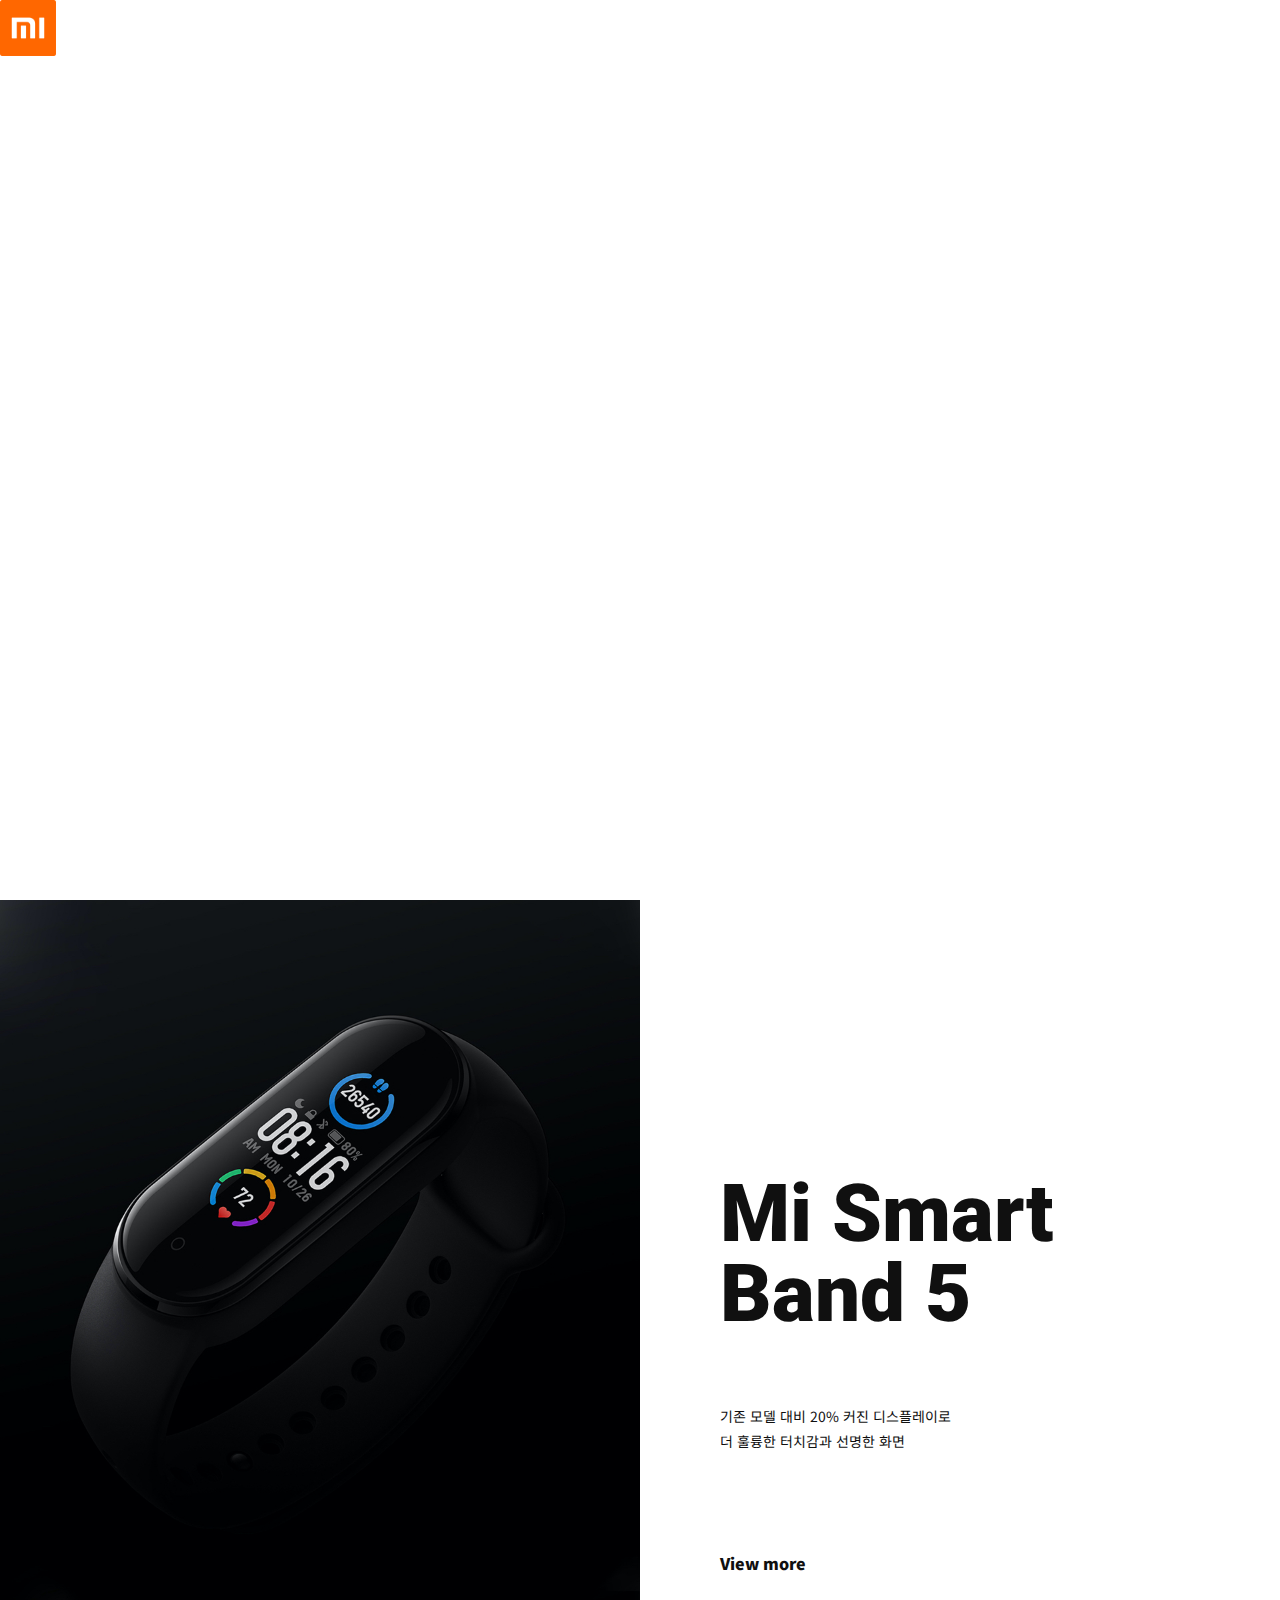
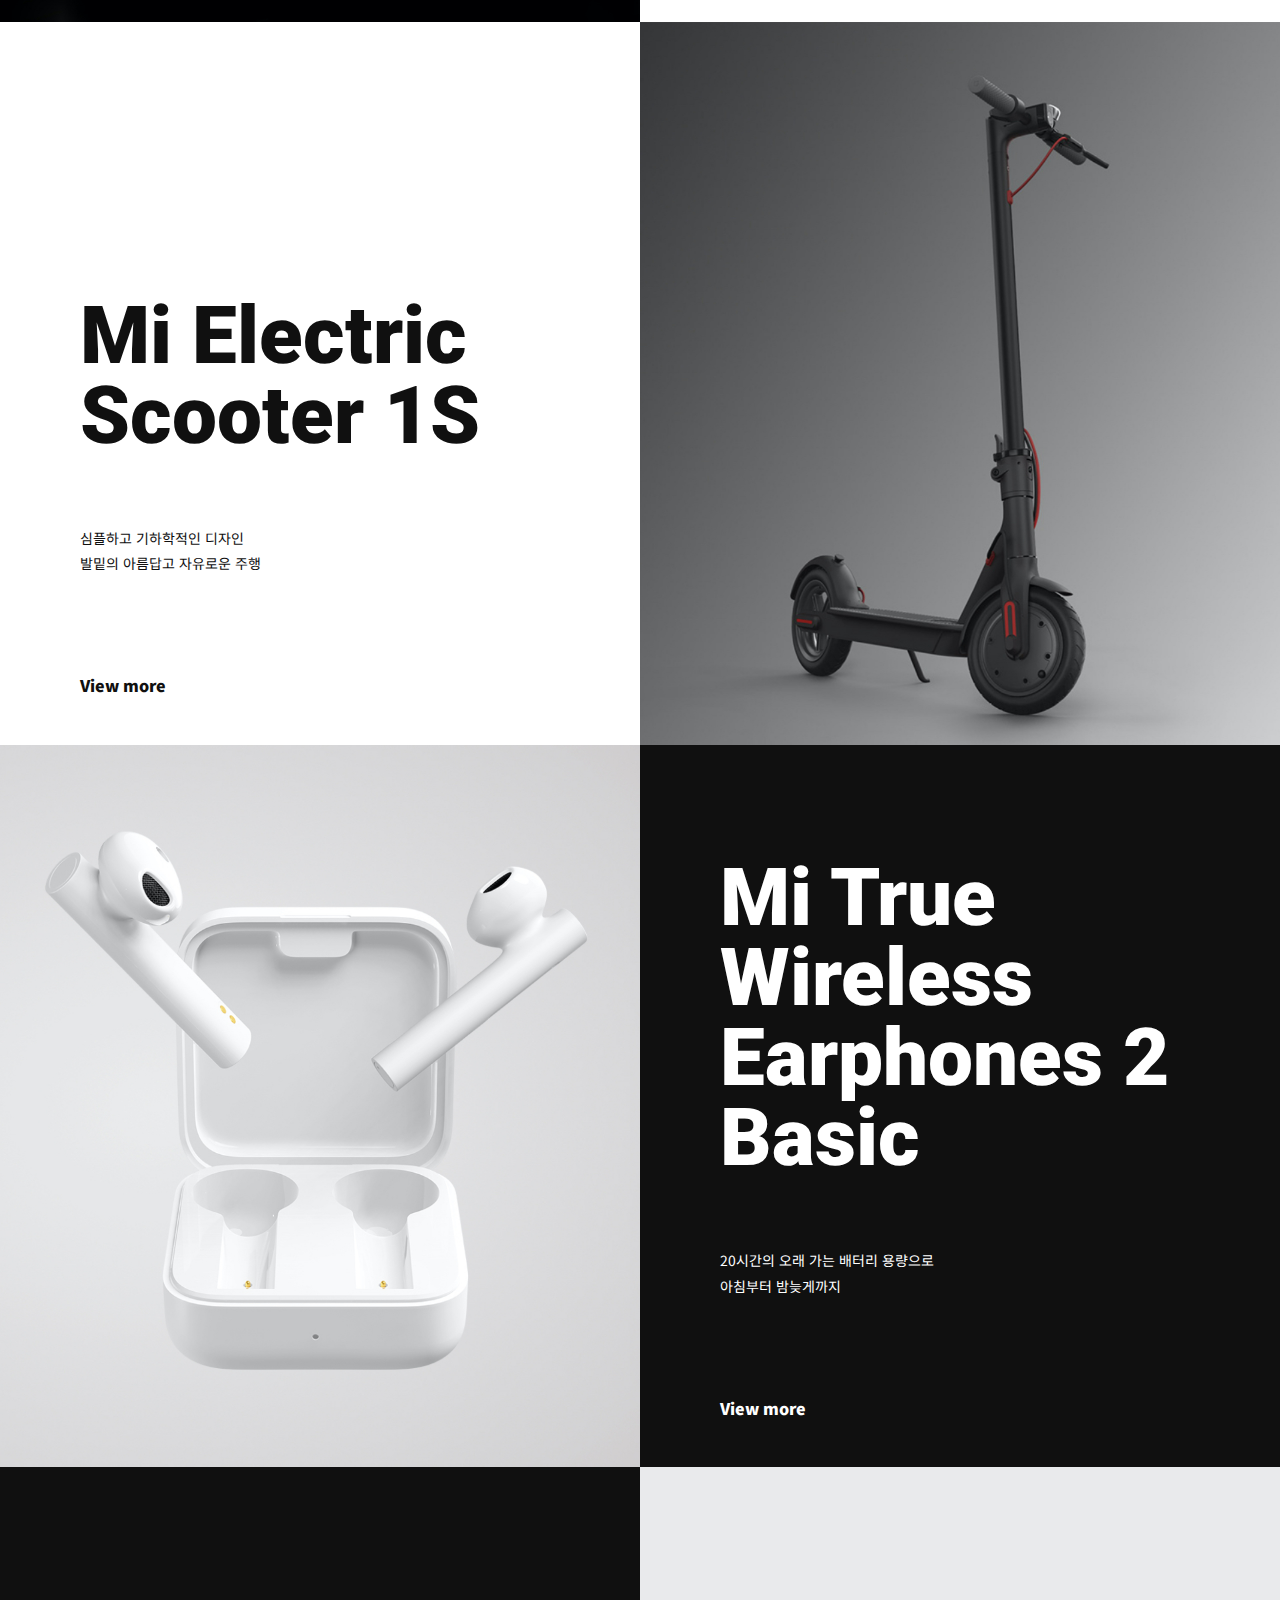
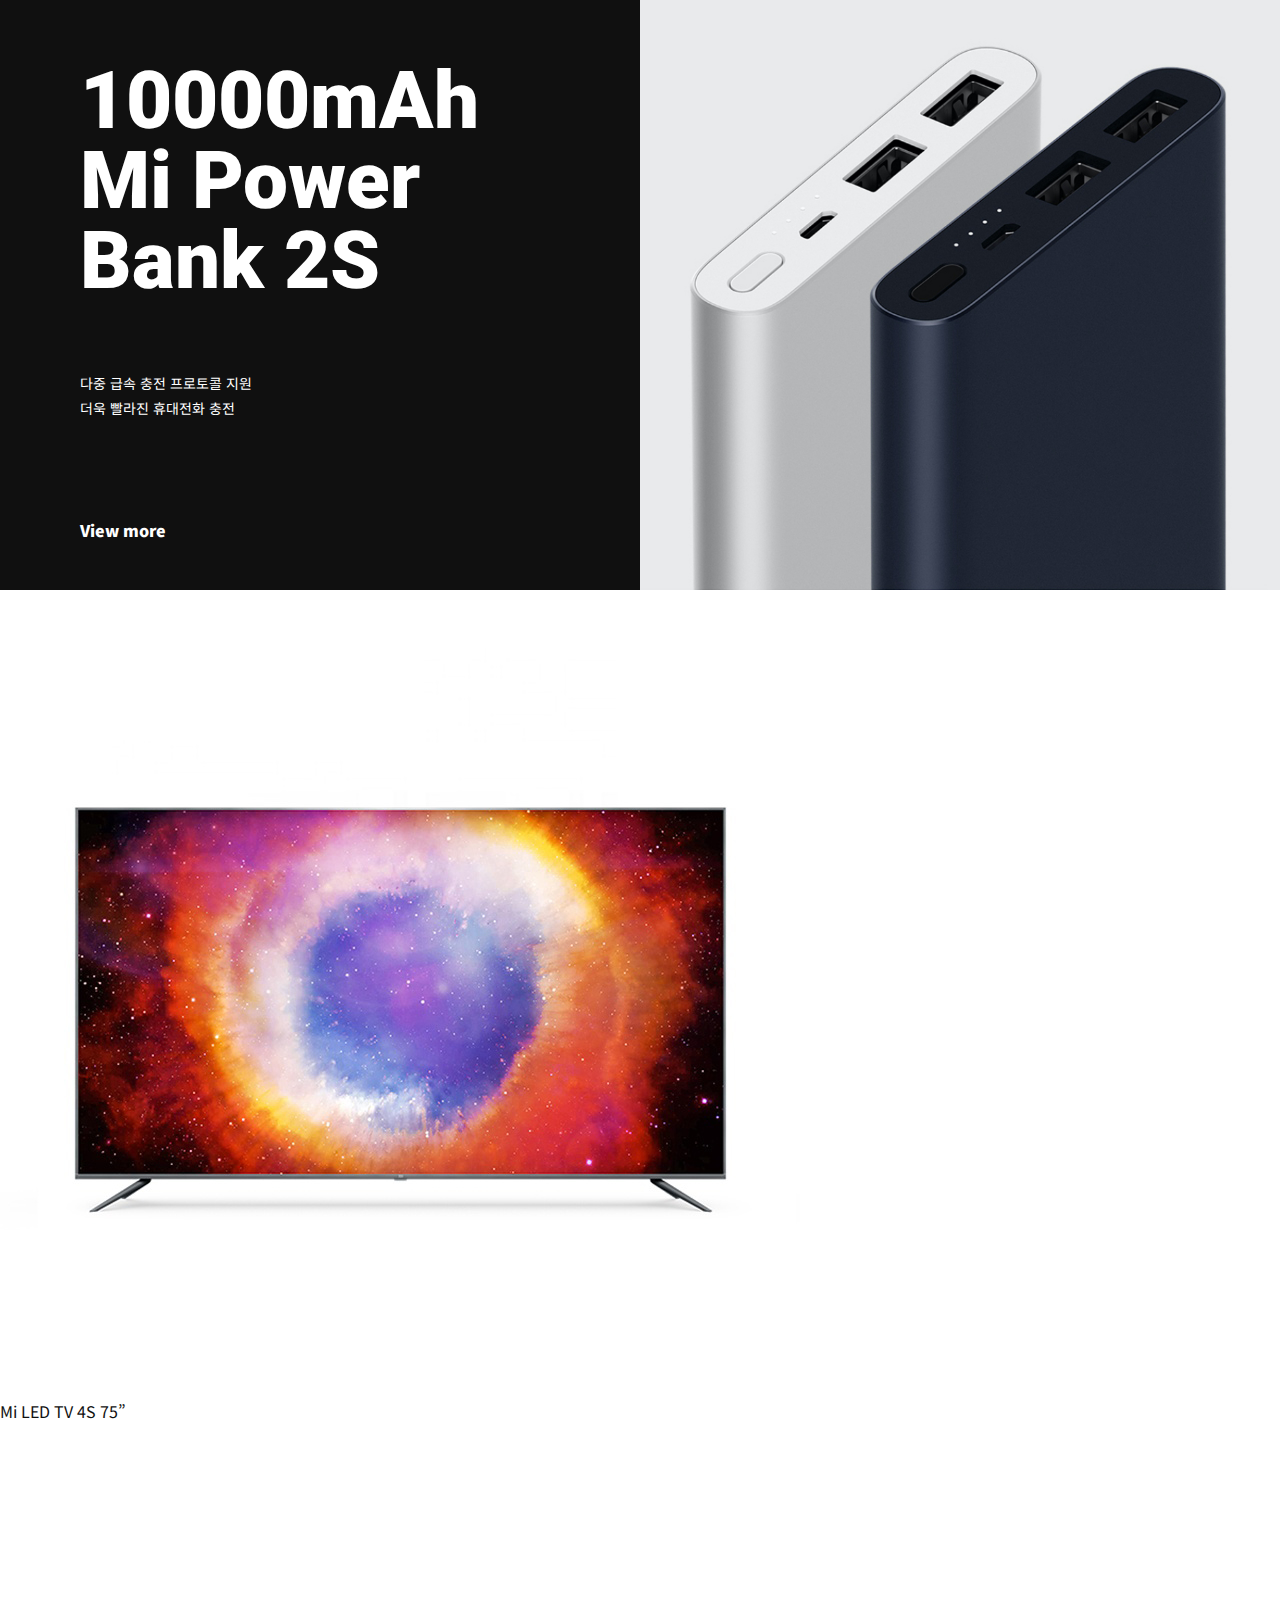
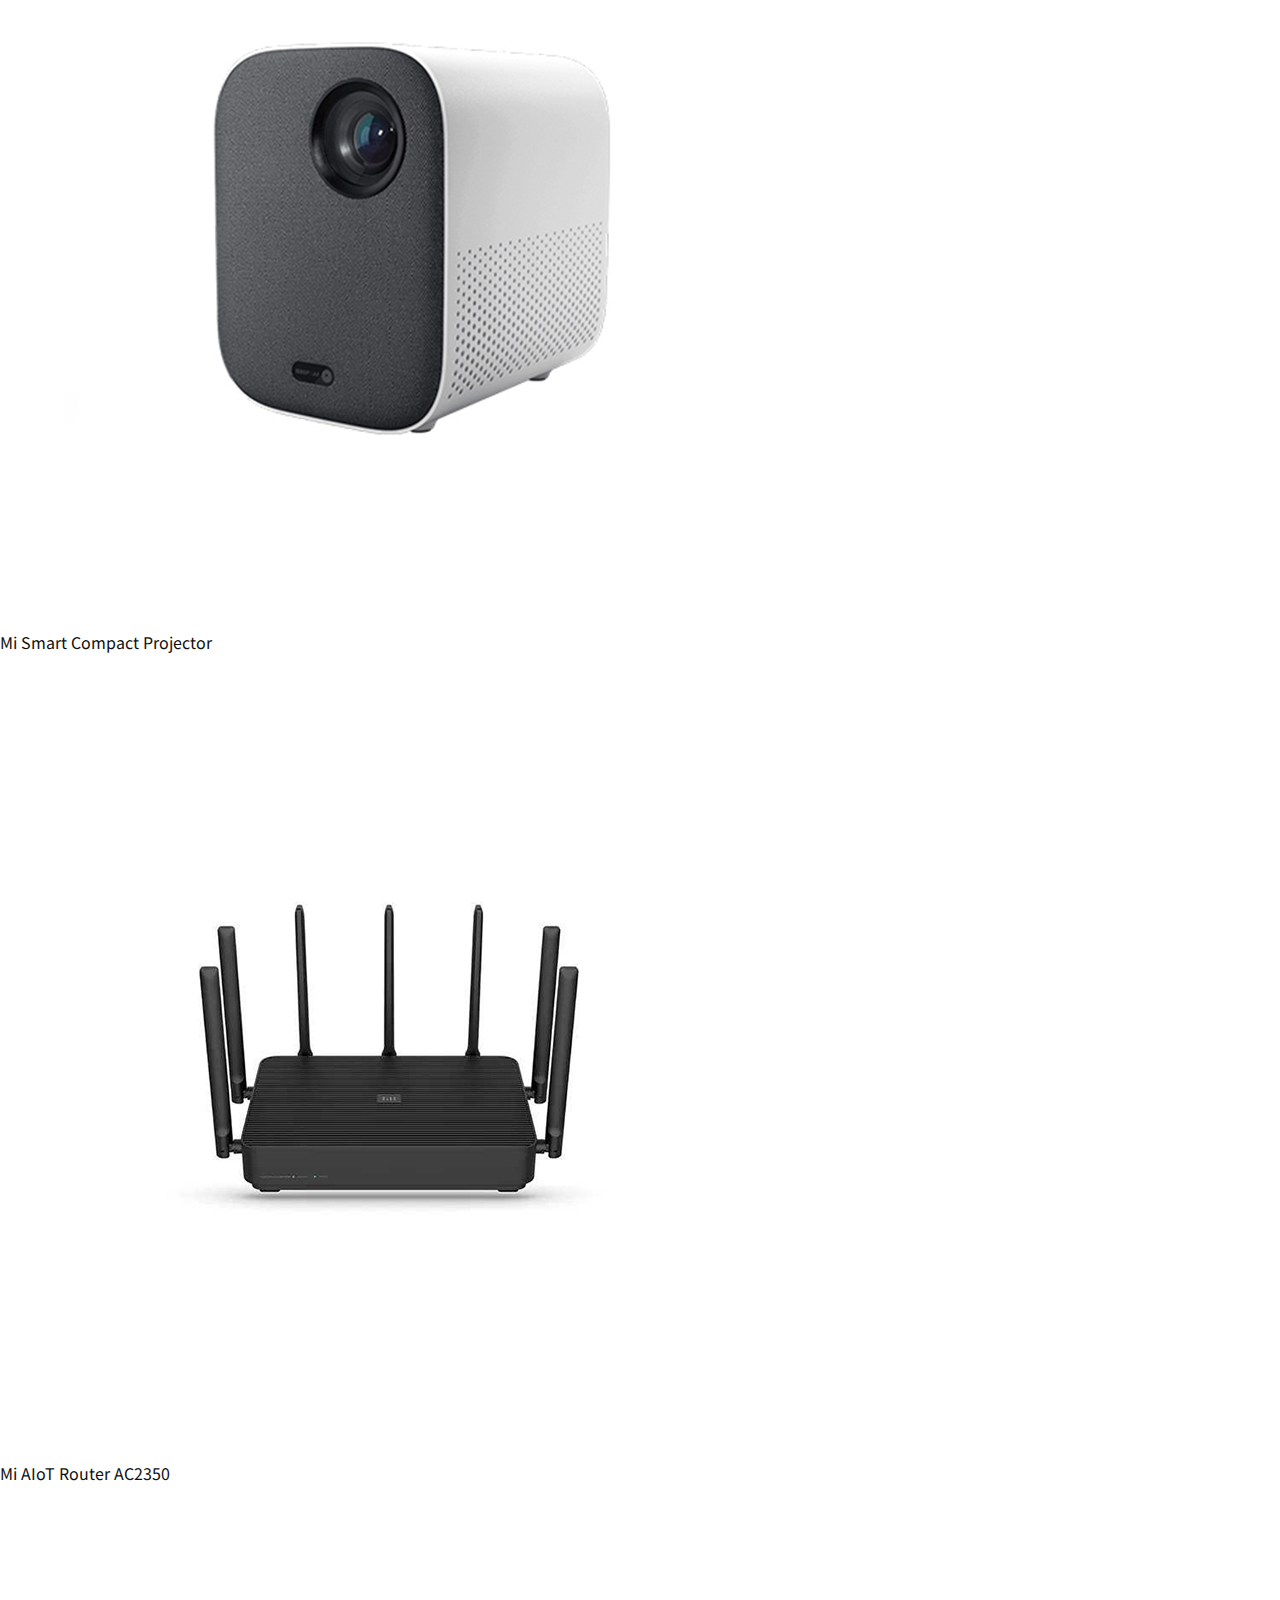
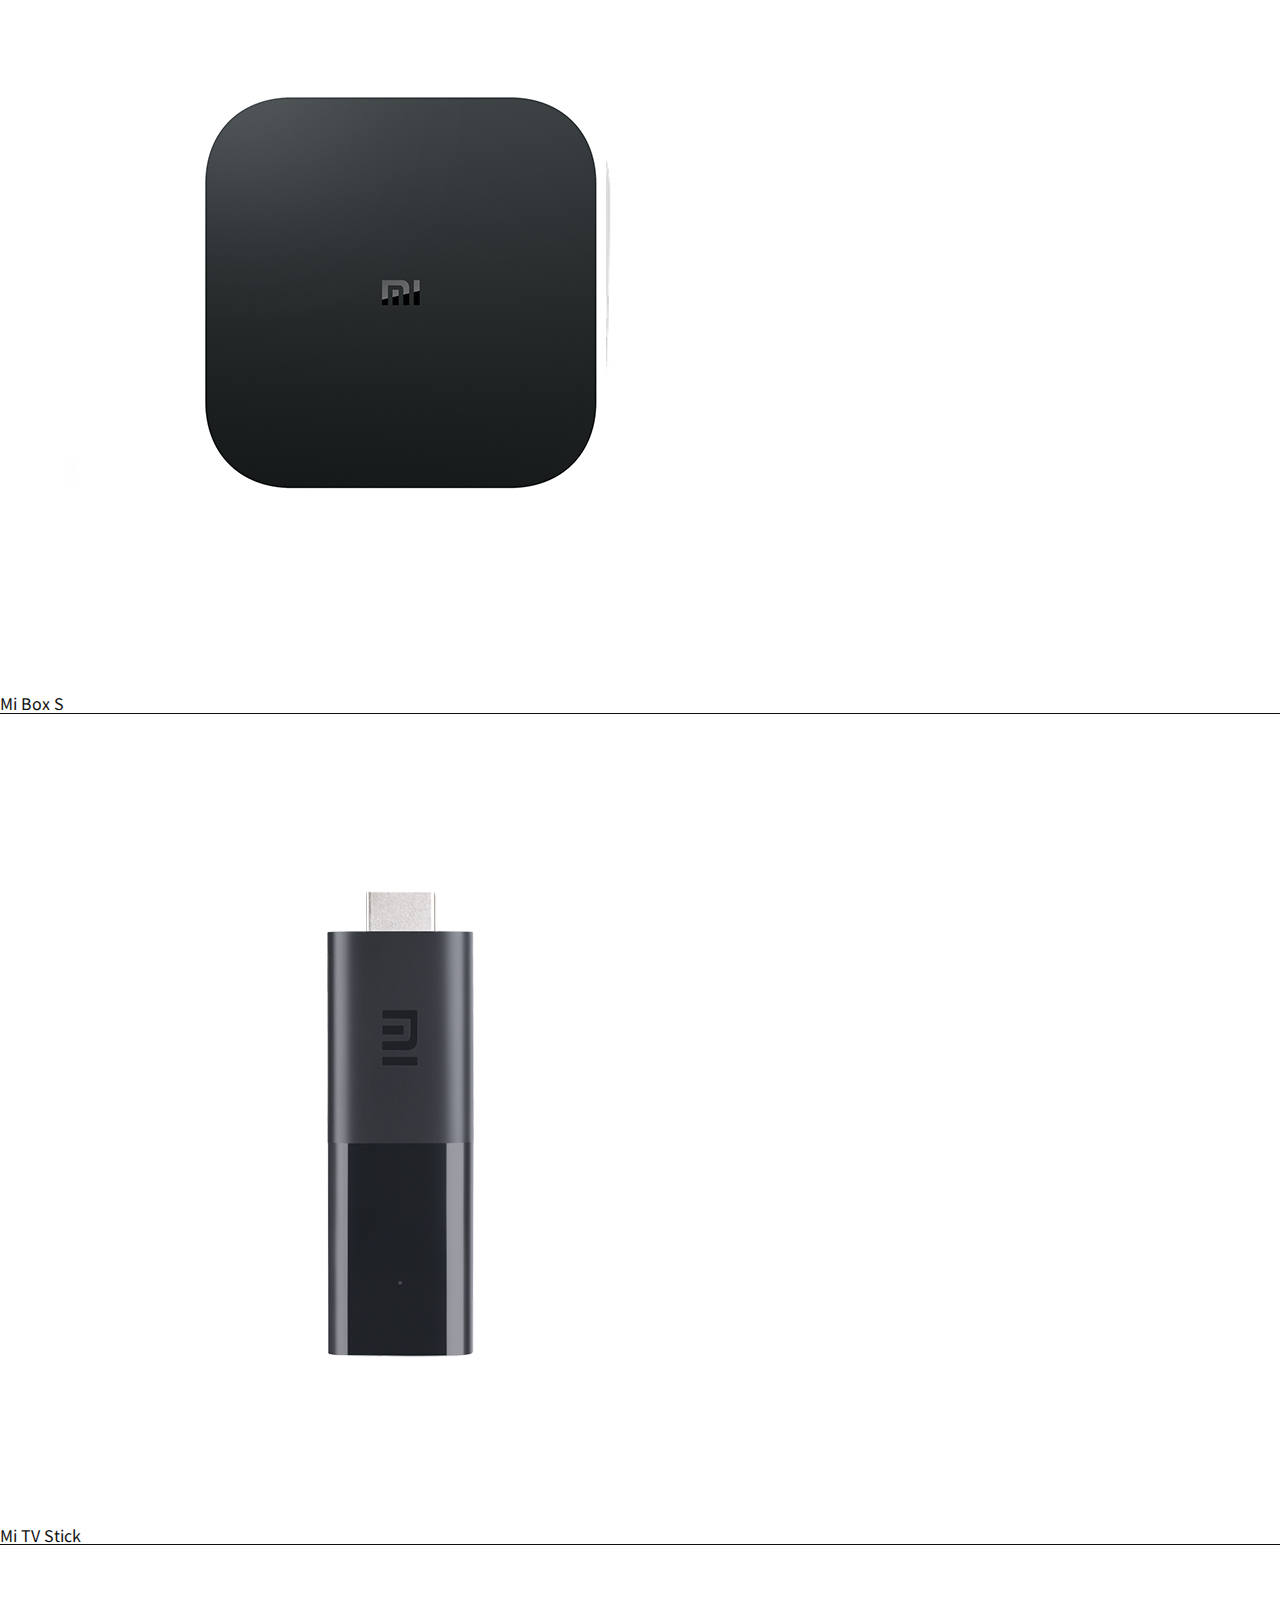
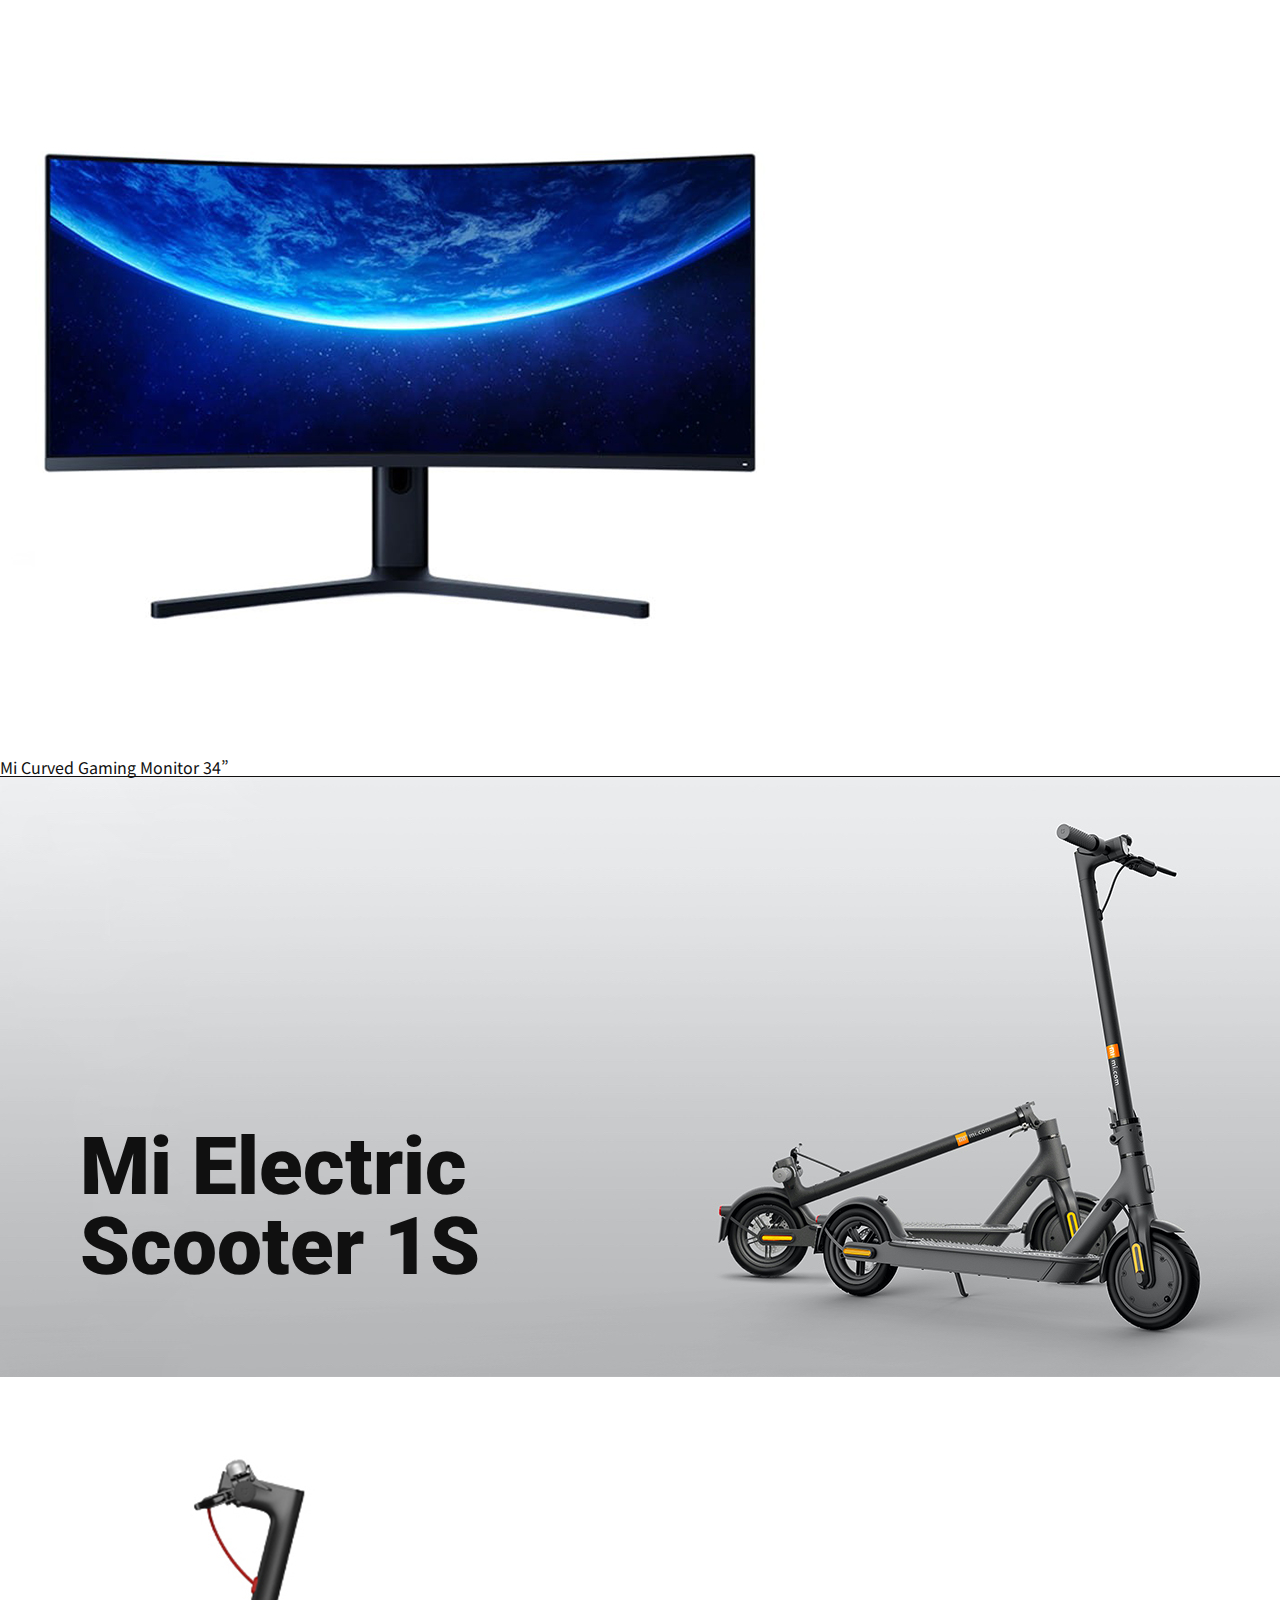
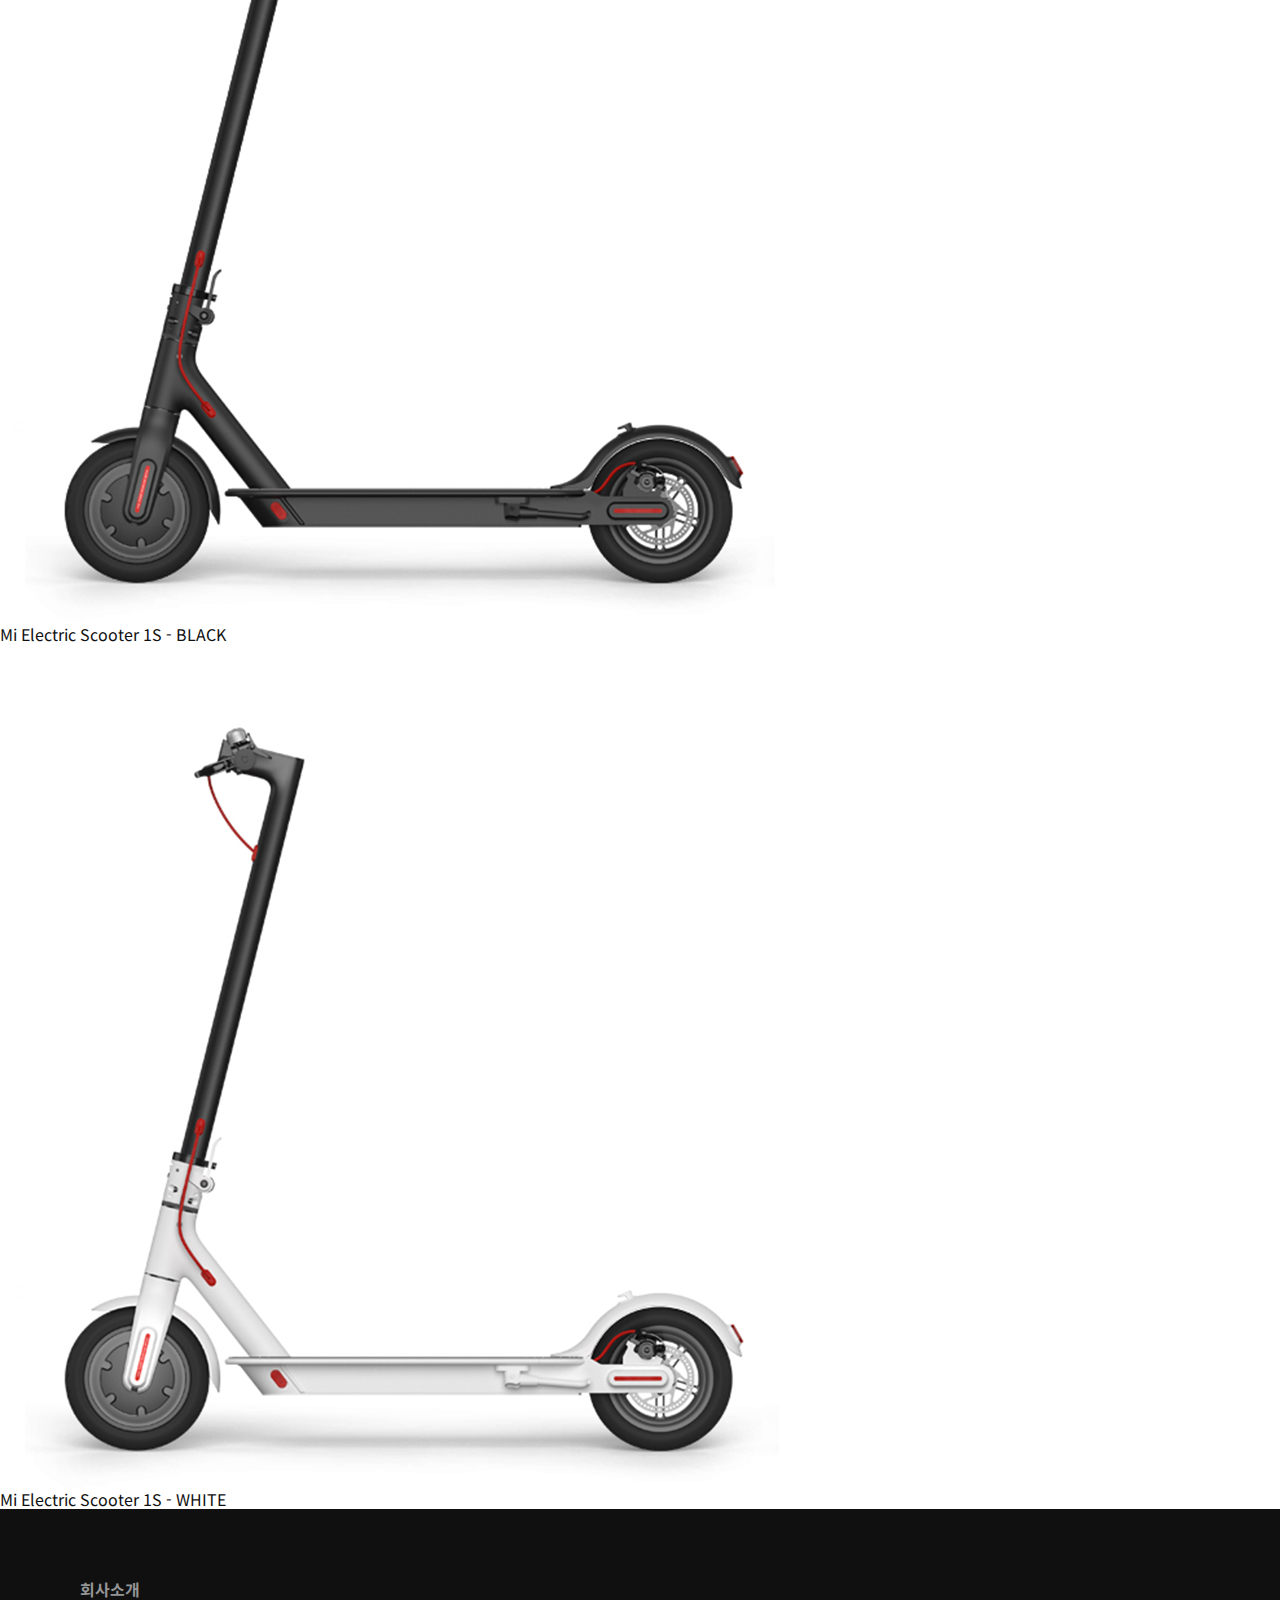
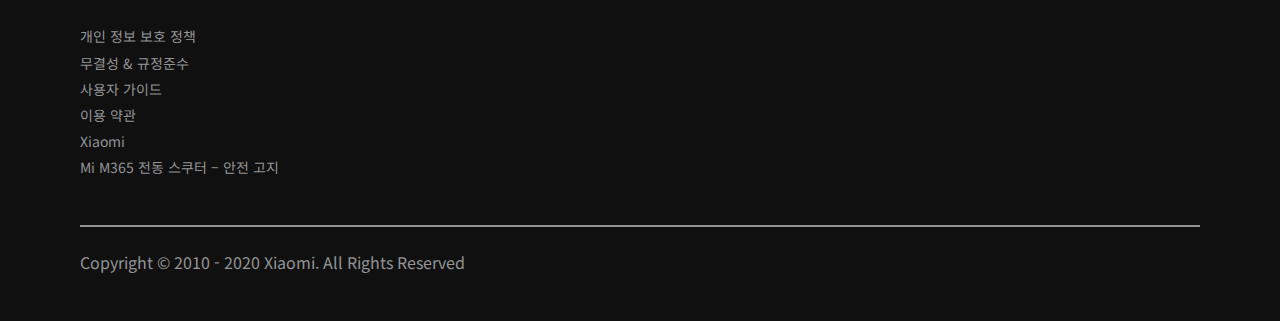
<file: index.html>
<!DOCTYPE html>
<html lang='ko'>

<head>
  <meta charset="utf-8">
  <meta name="viewport" content="width=device-width, initial-scale=1.0">
  <meta http-equiv="X-UA-Compatible" content="IE=edge">
  <meta property="og:image" content="썸네일 이미지 경로"/>
  <meta property="og:url" content="https://uiuxchanh.github.io/shoppingMall_Xiaomi"/>
  <meta property="og:description" content="샤오미 쇼핑몰 리디자인입니다."/>
  <meta property="og:title" content="Xiami Shop"/>

  <title>Xiami Shop</title>

  <!-- font css -->
  <link href="https://fonts.googleapis.com/css2?family=Noto+Sans+KR:wght@400;500;700;900&display=swap" rel="stylesheet">
  <link href="https://fonts.googleapis.com/css2?family=Roboto:wght@900&display=swap" rel="stylesheet">

  <link rel="stylesheet" href="css/normalize.css">
  <link rel="stylesheet" href="css/main.css">

  <!-- favicon -->
  <link rel="apple-touch-icon" sizes="180x180" href="favicon/apple-touch-icon.png">
  <link rel="icon" type="image/png" sizes="32x32" href="favicon/favicon-32x32.png">
  <link rel="icon" type="image/png" sizes="16x16" href="favicon/favicon-16x16.png">
  <link rel="manifest" href="favicon/site.webmanifest">
  <link rel="mask-icon" href="favicon/safari-pinned-tab.svg" color="#5bbad5">
  <meta name="msapplication-TileColor" content="#da532c">
  <meta name="theme-color" content="#ffffff">
</head>

<body>
  <header class="header">
    <nav class="navigation">
      <h1 class="logo">
        <a href="#" class="logo__link">
          <img src="images/Xiaomi_logo.png" alt="샤오미 로고" class="logo__img">
        </a>
      </h1>
      <div class="gnb">
        <ul class="category">
          <li class="category__item">
            <a href="#" class="category__link">
              PHONES
            </a>
          </li>
          <li class="category__item">
            <a href="#" class="category__link">
              Mi TV
            </a>
          </li>
          <li class="category__item">
            <a href="#" class="category__link">
              Smart Devices
            </a>
          </li>
          <li class="category__item">
            <a href="#" class="category__link">
              All Products
            </a>
          </li>
        </ul>

        <ul class="member">
          <li class="member__item">
            <a href="#" class="member__link">
              Login
            </a>
          </li>
          <li class="member__item">
            <a href="#" class="member__link">
              Join
            </a>
          </li>
          <li class="member__item">
            <a href="#" class="member__link">
              Service Center
            </a>
          </li>
        </ul>
      </div class="gnb">
    </nav>
  </header>

  <section class="recom">
    <div class="recom__img-box">
      <img src="images/main/mi-band5.jpg" alt="샤오미 미밴드5" class="recom__image">
    </div>
    <div class="recom__text-box">
      <h2 class="recom__title">
        Mi Smart<br>
        Band 5
      </h2>
      <p class="recom__text">
        기존 모델 대비 20% 커진 디스플레이로<br>
        더 훌륭한 터치감과 선명한 화면
      </p>
      <div class="recom__button">
        View more 
      </div>
    </div>
  </section>
  <section class="recom recom--reverse">
    <div class="recom__img-box">
      <img src="images/main/mi-scooter.jpg" alt="샤오미 스쿠터 1S" class="recom__image">
    </div>
    <div class="recom__text-box">
      <h2 class="recom__title">
        Mi Electric<br>
        Scooter 1S
      </h2>
      <p class="recom__text">
        심플하고 기하학적인 디자인<br>
        발밑의 아름답고 자유로운 주행
      </p>
      <div class="recom__button">
        View more 
      </div>
    </div>
  </section>
  <section class="recom">
    <div class="recom__img-box">
      <img src="images/main/mi-earphone2.jpg" alt="샤오미 블루투스 이어폰" class="recom__image">
    </div>
    <div class="recom__text-box recom__text-box--black">
      <h2 class="recom__title">
        Mi True Wireless<br>
        Earphones 2 Basic
      </h2>
      <p class="recom__text">
        20시간의 오래 가는 배터리 용량으로<br>
        아침부터 밤늦게까지
      </p>
      <div class="recom__button">
        View more 
      </div>
    </div>
  </section>
  <section class="recom recom--reverse">
    <div class="recom__img-box">
      <img src="images/main/mi-powerbank2s.jpg" alt="샤오미 파워뱅크 2S" class="recom__image">
    </div>
    <div class="recom__text-box recom__text-box--black">
      <h2 class="recom__title">
        10000mAh<br>
        Mi Power Bank 2S
      </h2>
      <p class="recom__text">
        다중 급속 충전 프로토콜 지원<br>
        더욱 빨라진 휴대전화 충전
      </p>
      <div class="recom__button">
        View more 
      </div>
    </div>
  </section>
  <ul class="goods">
    <li class="goods__item goods__item--x2">
      <a href="#">
        <div class="goods__img-box">
          <img src="images/main/mi-tv.jpg" alt="샤오미 TV" class="goods__image">
        </div>
        <p class="goods__text">
          Mi LED TV 4S 75”
        </p>
      </a>
    </li>
    <li class="goods__item">
      <a href="#">
        <div class="goods__img-box">
          <img src="images/main/mi-projector.jpg" alt="샤오미 프로젝터" class="goods__image">
        </div>
        <p class="goods__text">
          Mi Smart Compact Projector
        </p>
      </a>
    </li>
    <li class="goods__item">
      <a href="#">
        <div class="goods__img-box">
          <img src="images/main/mi-router.jpg" alt="샤오미 라우터" class="goods__image">
        </div>
        <p class="goods__text">
          Mi AIoT Router AC2350
        </p>
      </a>
    </li>
    <li class="goods__item">
      <a href="#">
        <div class="goods__img-box">
          <img src="images/main/mi-box.jpg" alt="샤오미 박스" class="goods__image">
        </div>
        <p class="goods__text">
          Mi Box S
        </p>
      </a>
    </li>
    <li class="goods__item">
      <a href="#">
        <div class="goods__img-box">
          <img src="images/main/mi-stick.jpg" alt="샤오미 스틱" class="goods__image">
        </div>
        <p class="goods__text">
          Mi TV Stick
        </p>
      </a>
    </li>
    <li class="goods__item goods__item--x2">
      <a href="#">
        <div class="goods__img-box">
          <img src="images/main/mi-monitor.jpg" alt="샤오미 모니터" class="goods__image">
        </div>
        <p class="goods__text">
          Mi Curved Gaming Monitor 34” 
        </p>
      </a>
    </li>
  </ul>
  <section class="obj">
    <div class="obj__cover">
      Mi Electric<br>
      Scooter 1S
    </div>
    <ul class="goods obj__list">
      <li class="goods__item goods__item--x2 obj__item">
        <a href="#" class="obj__link">
          <div class="goods__img-box">
            <img src="images/main/mi-scooter_black.jpg" alt="샤오미 스쿠터 블랙" class="goods__image obj__image">
          </div>
          <p class="goods__text obj__text">
            Mi Electric Scooter 1S - BLACK
          </p>
        </a>
      </li>
      <li class="goods__item goods__item--x2 obj__item">
        <a href="#" class="obj__link">
          <div class="goods__img-box">
            <img src="images/main/mi-scooter_white.jpg" alt="샤오미 스쿠터 화이트" class="goods__image obj__image">
          </div>
          <p class="goods__text obj__text">
            Mi Electric Scooter 1S - WHITE
          </p>
        </a>
      </li>
    </ul>
  </section>


  <footer class="footer">
    <div class="footer__wrap">
      <h4 class="footer__title">
        회사소개
      </h4>
      <ul class="footer__list">
        <li class="footer__item">
          개인 정보 보호 정책
        </li>
        <li class="footer__item">
          무결성 & 규정준수
        </li>
        <li class="footer__item">
          사용자 가이드
        </li>
        <li class="footer__item">
          이용 약관
        </li>
        <li class="footer__item">
          Xiaomi
        </li>
        <li class="footer__item">
          Mi M365 전동 스쿠터 – 안전 고지
        </li>
      </ul>
      <hr class="footer__rule">
      <p class="footer__copy">
        Copyright &copy; 2010 - 2020 Xiaomi. All Rights Reserved
      </p>
    </div>
  </footer>

</body>

</html>
</file>
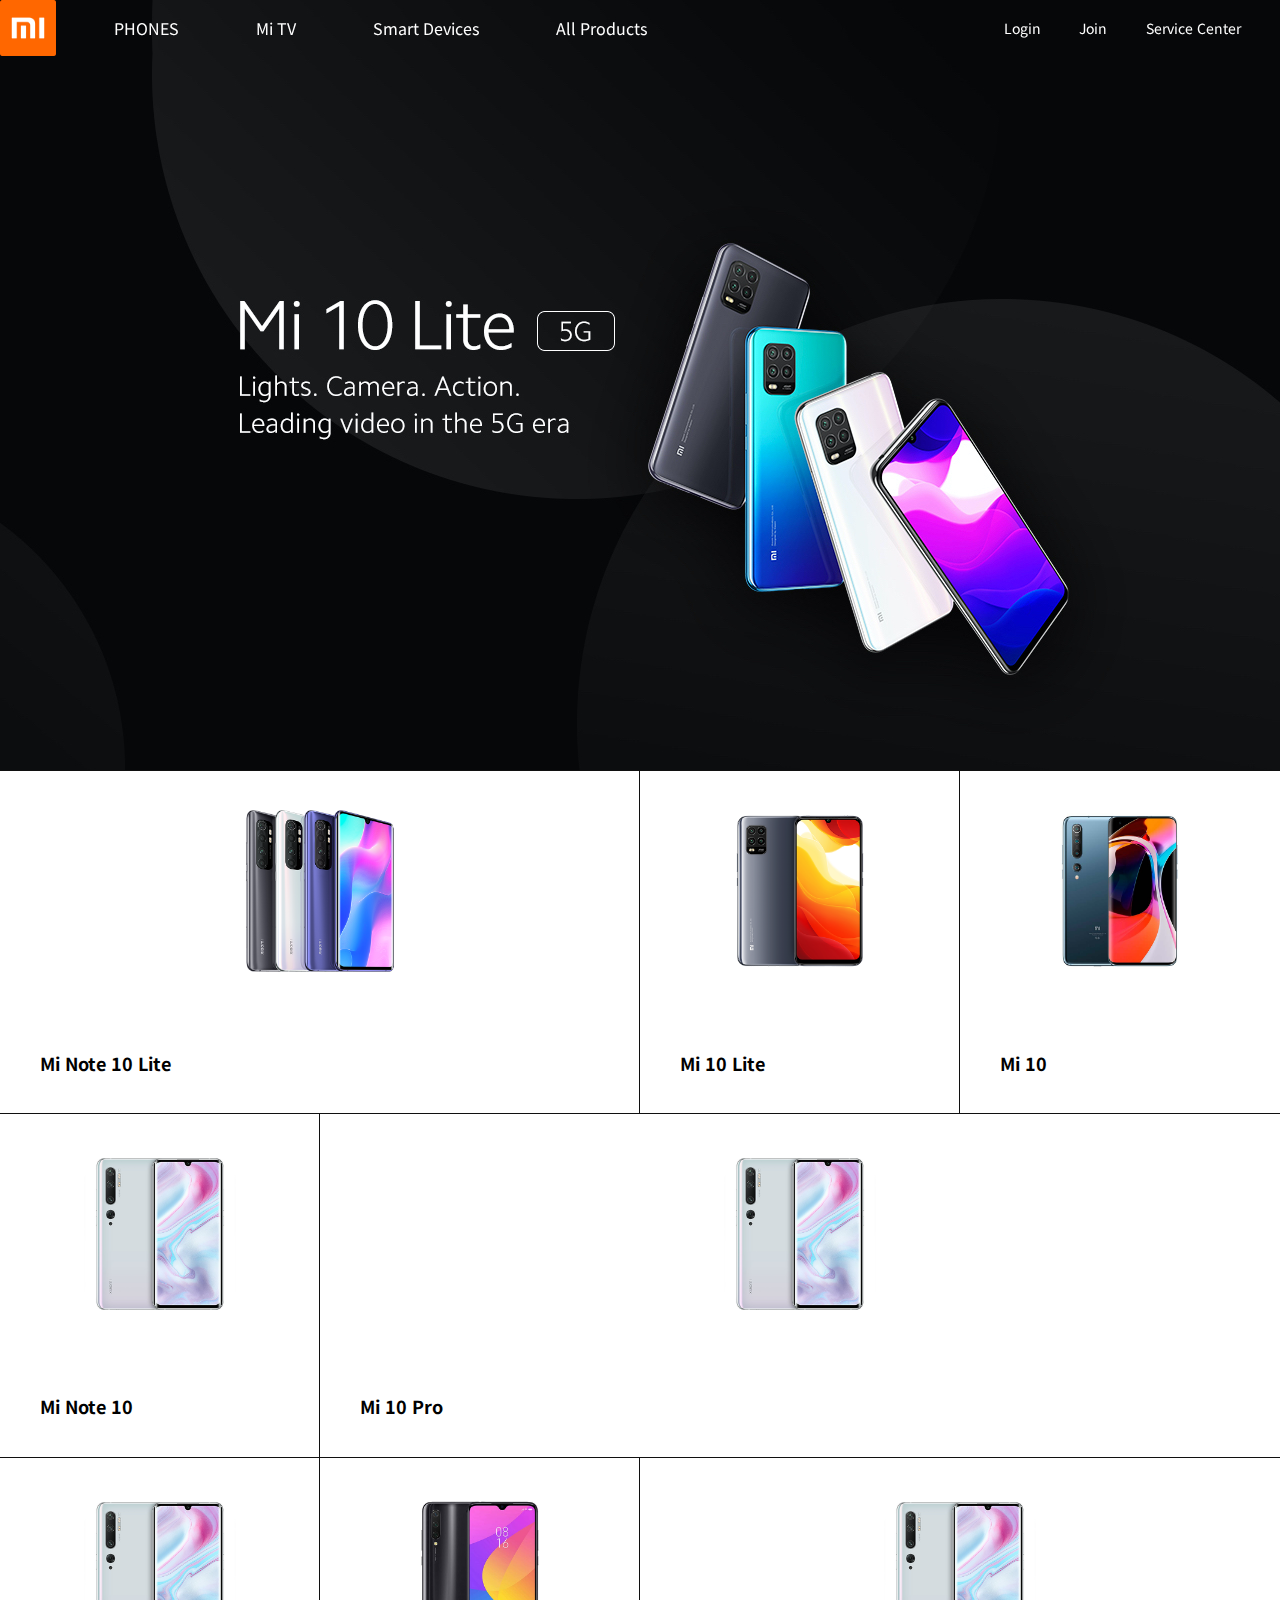
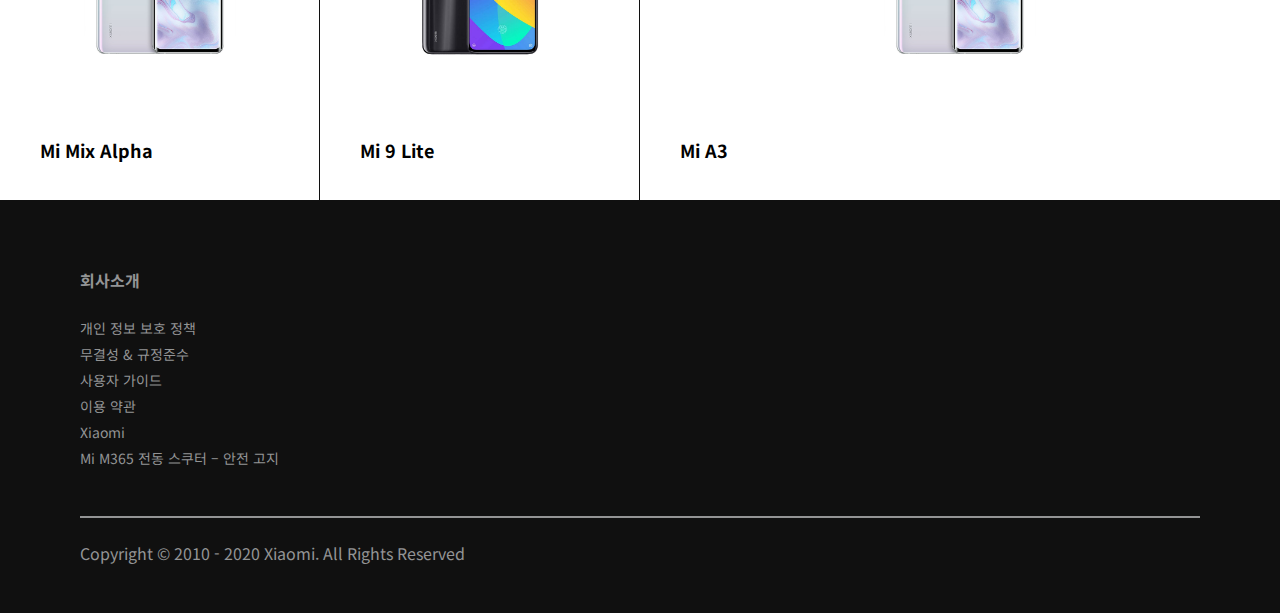
<file: pages/phones.html>
<!DOCTYPE html>
<html lang='ko'>

<head>
  <meta charset="utf-8">
  <meta name="viewport" content="width=device-width, initial-scale=1.0">
  <meta http-equiv="X-UA-Compatible" content="IE=edge">
  <meta property="og:image" content="썸네일 이미지 경로"/>
  <meta property="og:url" content="https://uiuxchanh.github.io/shoppingMall_Xiaomi"/>
  <meta property="og:description" content="샤오미 쇼핑몰 리디자인입니다."/>
  <meta property="og:title" content="Xiami Shop"/>

  <title>Xiami Shop</title>

  <!-- font css -->
  <link href="https://fonts.googleapis.com/css2?family=Noto+Sans+KR:wght@400;500;700;900&display=swap" rel="stylesheet">
  <link href="https://fonts.googleapis.com/css2?family=Roboto:wght@900&display=swap" rel="stylesheet">

  <!-- style css -->
  <link rel="stylesheet" href="../css/normalize.css">
  <link rel="stylesheet" href="../css/phones.min.css">

  <!-- favicon -->
  <link rel="apple-touch-icon" sizes="180x180" href="../favicon/apple-touch-icon.png">
  <link rel="icon" type="image/png" sizes="32x32" href="../favicon/favicon-32x32.png">
  <link rel="icon" type="image/png" sizes="16x16" href="../favicon/favicon-16x16.png">
  <link rel="manifest" href="../favicon/site.webmanifest">
  <link rel="mask-icon" href="../favicon/safari-pinned-tab.svg" color="#5bbad5">
  <meta name="msapplication-TileColor" content="#da532c">
  <meta name="theme-color" content="#ffffff">

  <!-- jQuery -->
  <script src="https://cdn.jsdelivr.net/npm/jquery@3.4.1/dist/jquery.min.js"></script>
  <script src="../js/jquery.vide.min.js"></script>
</head>

<body>
  <header class="header">
    <nav class="navigation">
      <h1 class="logo">
        <a href="../index.html" class="logo__link">
          <img src="../images/Xiaomi_logo.png" alt="샤오미 로고" class="logo__img">
        </a>
      </h1>
      <div class="gnb">
        <ul class="category">
          <li class="category__item">
            <a href="phones.html" class="category__link">
              PHONES
            </a>
          </li>
          <li class="category__item">
            <a href="phones.html" class="category__link">
              Mi TV
            </a>
          </li>
          <li class="category__item">
            <a href="phones.html" class="category__link">
              Smart Devices
            </a>
          </li>
          <li class="category__item">
            <a href="phones.html" class="category__link">
              All Products
            </a>
          </li>
        </ul>
        <ul class="member">
          <li class="member__item">
            <a href="phones.html" class="member__link">
              Login
            </a>
          </li>
          <li class="member__item">
            <a href="phones.html" class="member__link">
              Join
            </a>
          </li>
          <li class="member__item">
            <a href="phones.html" class="member__link">
              Service Center
            </a>
          </li>
        </ul>
      </div>
    </nav>
  </header>

  <ul class="goods table">
    <li class="goods__item table__cell table__cell--x2">
      <a href="scooter.html" class="goods__link table__link">
        <div class="goods__img-box table__img-box">
          <img src="../images/phones/mi-note10lite.png" alt="Mi 노트 10 라이트" class="goods__image table__image">
        </div>
        <p class="goods__text table__text">
          Mi Note 10 Lite
        </p>
      </a>
    </li>
    <li class="goods__item table__cell">
      <a href="scooter.html" class="goods__link table__link">
        <div class="goods__img-box table__img-box">
          <img src="../images/phones/mi-10lite.png" alt="Mi 10 라이트" class="goods__image table__image">
        </div>
        <p class="goods__text table__text">
          Mi 10 Lite
        </p>
      </a>
    </li>
    <li class="goods__item table__cell">
      <a href="scooter.html" class="goods__link table__link">
        <div class="goods__img-box table__img-box">
          <img src="../images/phones/mi-10.png" alt="Mi 10" class="goods__image table__image">
        </div>
        <p class="goods__text table__text">
          Mi 10
        </p>
      </a>
    </li>
    <li class="goods__item table__cell">
      <a href="scooter.html" class="goods__link table__link">
        <div class="goods__img-box table__img-box">
          <img src="../images/phones/mi-note10.png" alt="Mi 노트 10" class="goods__image table__image">
        </div>
        <p class="goods__text table__text">
          Mi Note 10
        </p>
      </a>
    </li>
    <li class="goods__item table__cell table__cell--x3">
      <a href="scooter.html" class="goods__link table__link">
        <div class="goods__img-box table__img-box">
          <img src="../images/phones/mi-note10.png" alt="Mi 10 프로" class="goods__image table__image">
        </div>
        <p class="goods__text table__text">
          Mi 10 Pro
        </p>
      </a>
    </li>
    <li class="goods__item table__cell">
      <a href="scooter.html" class="goods__link table__link">
        <div class="goods__img-box table__img-box">
          <img src="../images/phones/mi-note10.png" alt="Mi 믹스 알파" class="goods__image table__image">
        </div>
        <p class="goods__text table__text">
          Mi Mix Alpha
        </p>
      </a>
    </li>
    <li class="goods__item table__cell">
      <a href="scooter.html" class="goods__link table__link">
        <div class="goods__img-box table__img-box">
          <img src="../images/phones/mi-9lite.png" alt="Mi 9 라이트" class="goods__image table__image">
        </div>
        <p class="goods__text table__text">
          Mi 9 Lite
        </p>
      </a>
    </li>
    <li class="goods__item table__cell table__cell--x2">
      <a href="scooter.html" class="goods__link table__link">
        <div class="goods__img-box table__img-box">
          <img src="../images/phones/mi-note10.png" alt="Mi 에이3" class="goods__image table__image">
        </div>
        <p class="goods__text table__text">
          Mi A3
        </p>
      </a>
    </li>
  </ul>

  <footer class="footer">
    <div class="footer__wrap">
      <h4 class="footer__title">
        회사소개
      </h4>
      <ul class="footer__list">
        <li class="footer__item">
          개인 정보 보호 정책
        </li>
        <li class="footer__item">
          무결성 & 규정준수
        </li>
        <li class="footer__item">
          사용자 가이드
        </li>
        <li class="footer__item">
          이용 약관
        </li>
        <li class="footer__item">
          Xiaomi
        </li>
        <li class="footer__item">
          Mi M365 전동 스쿠터 – 안전 고지
        </li>
      </ul>
      <hr class="footer__rule">
      <p class="footer__copy">
        Copyright &copy; 2010 - 2020 Xiaomi. All Rights Reserved
      </p>
    </div>
  </footer>

</body>

</html>
</file>
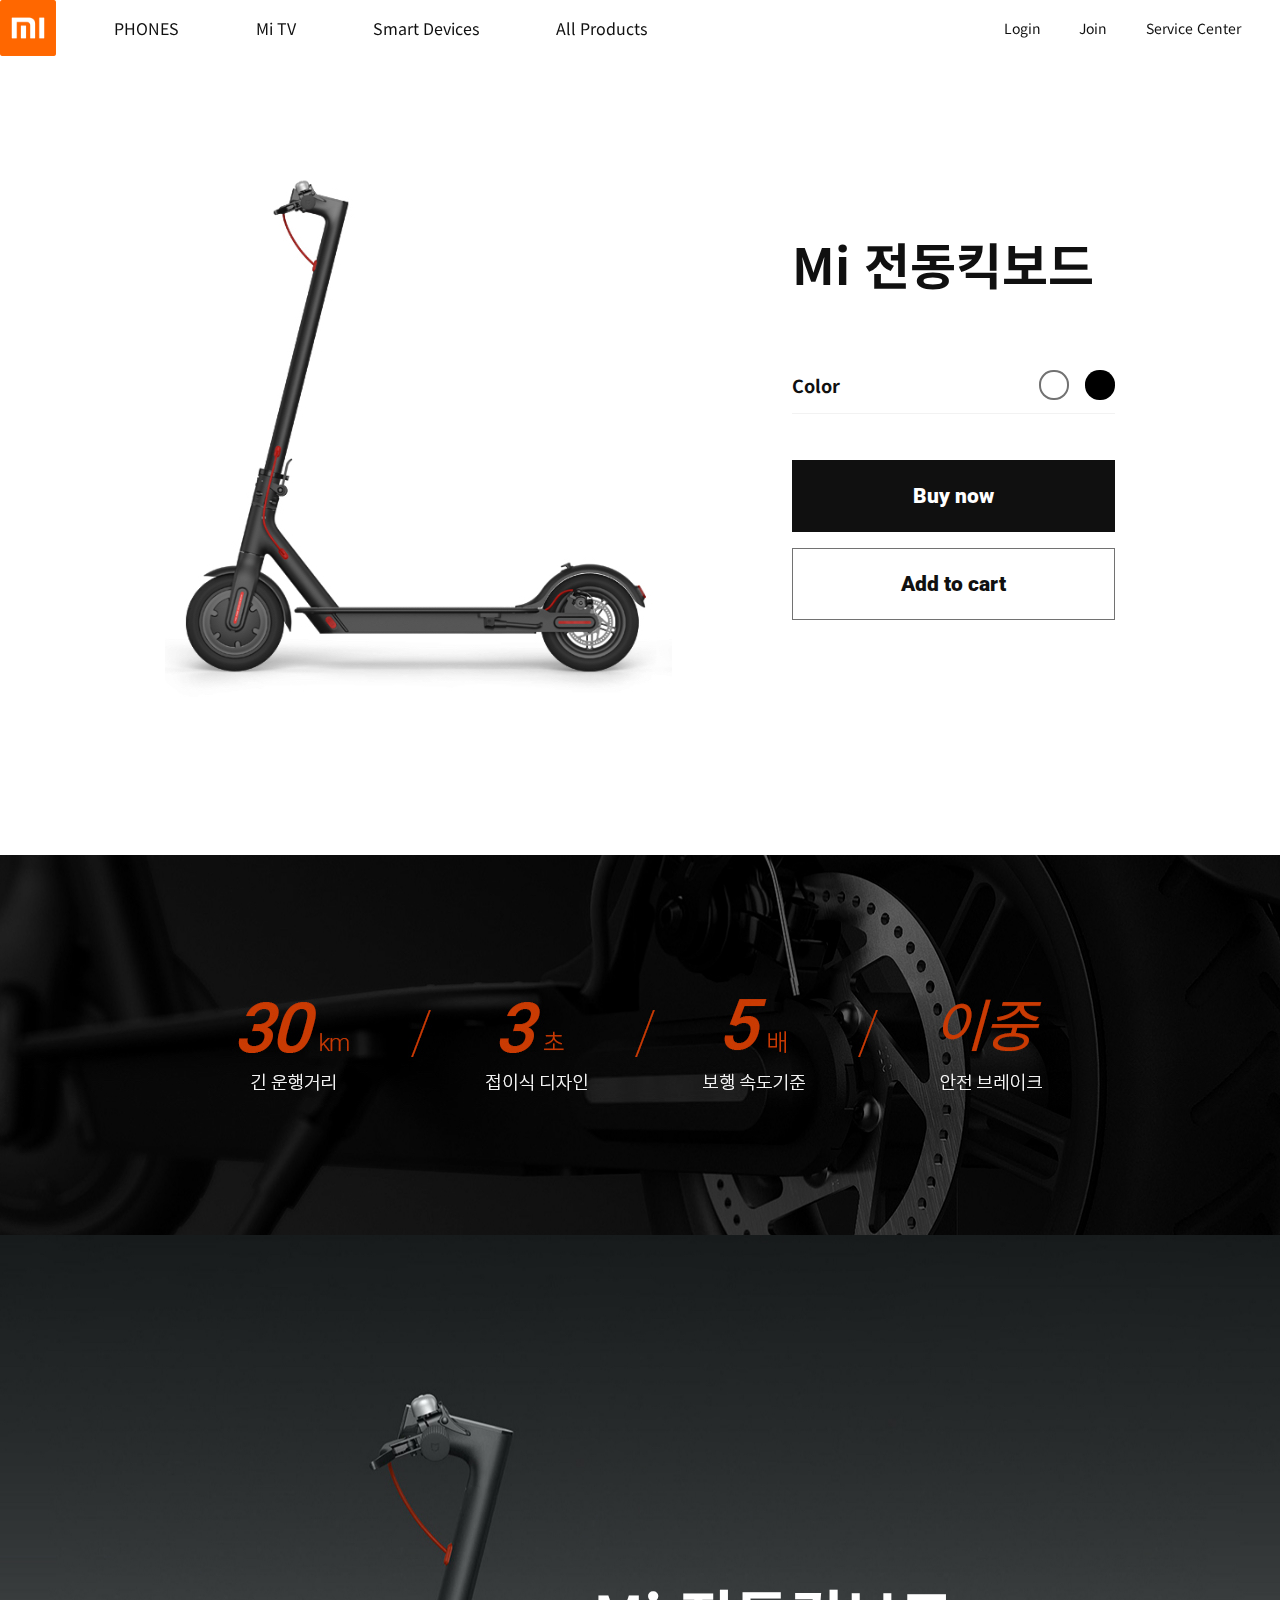
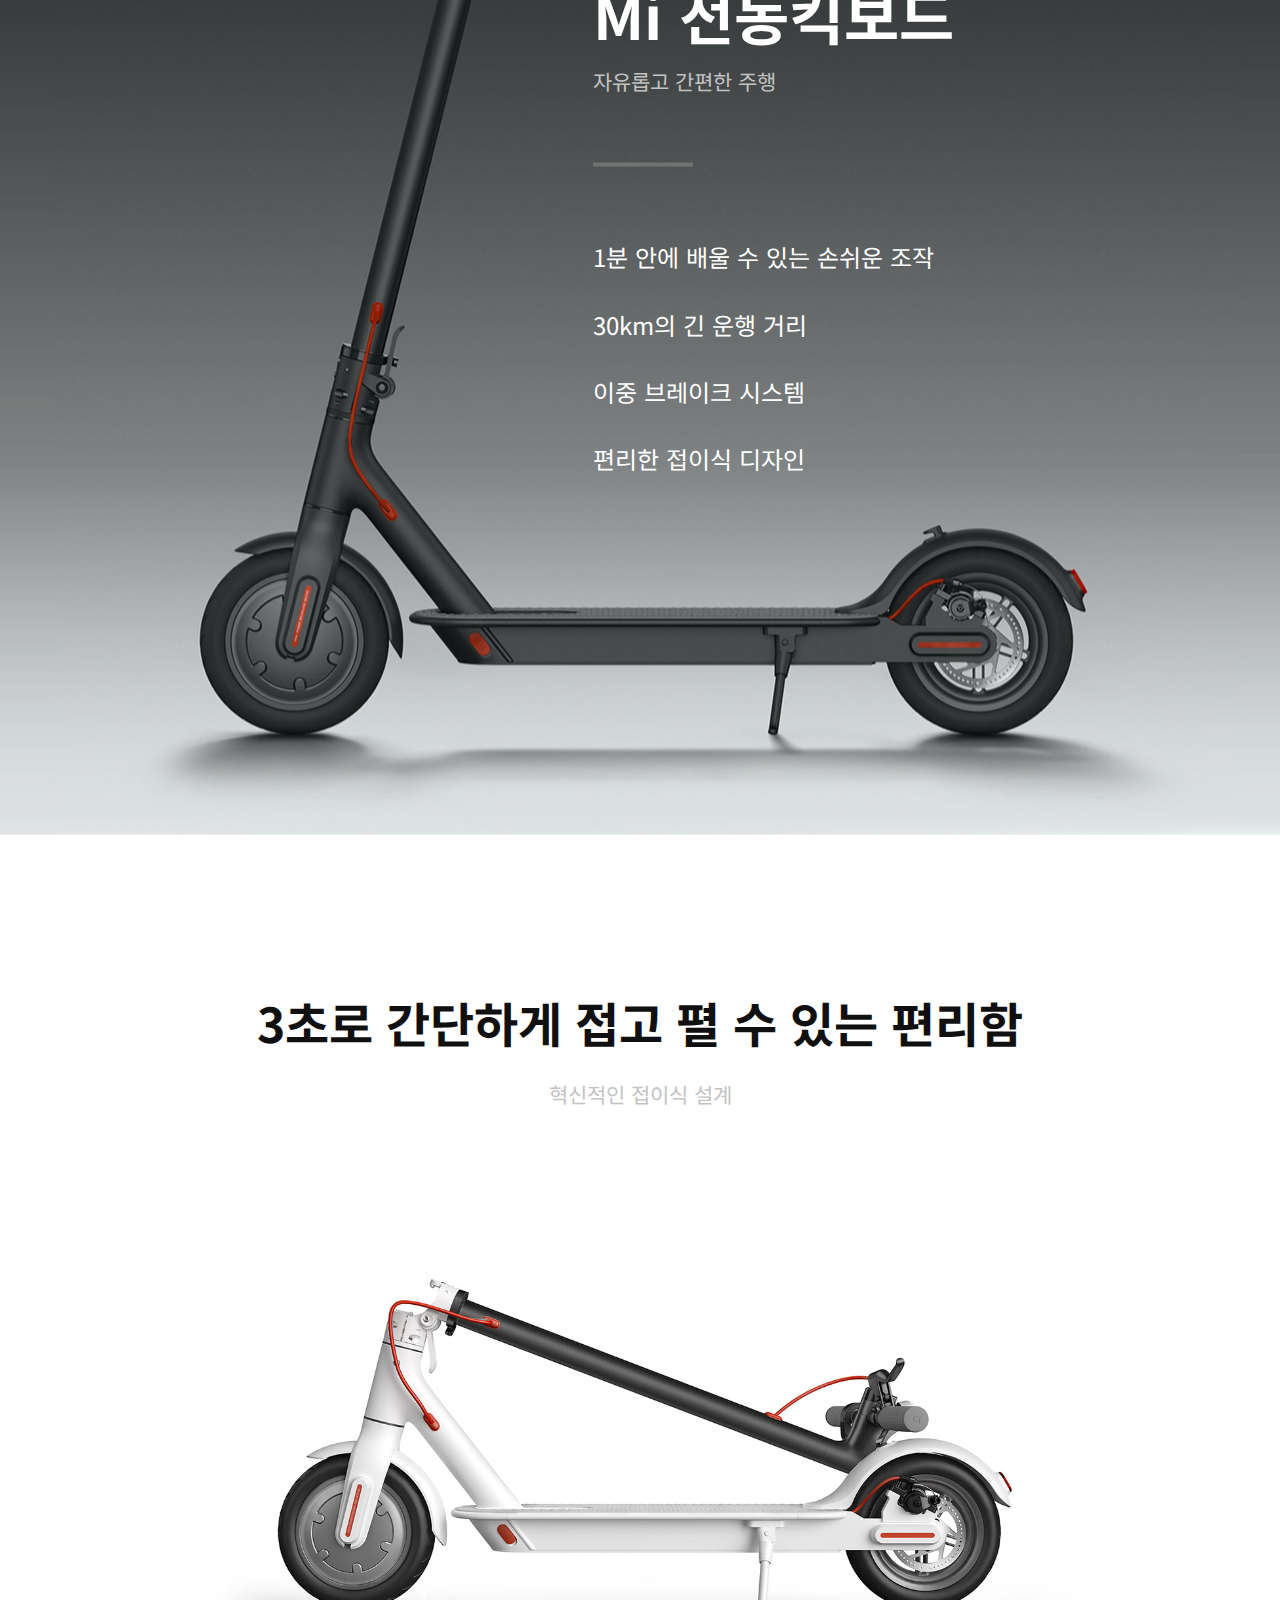
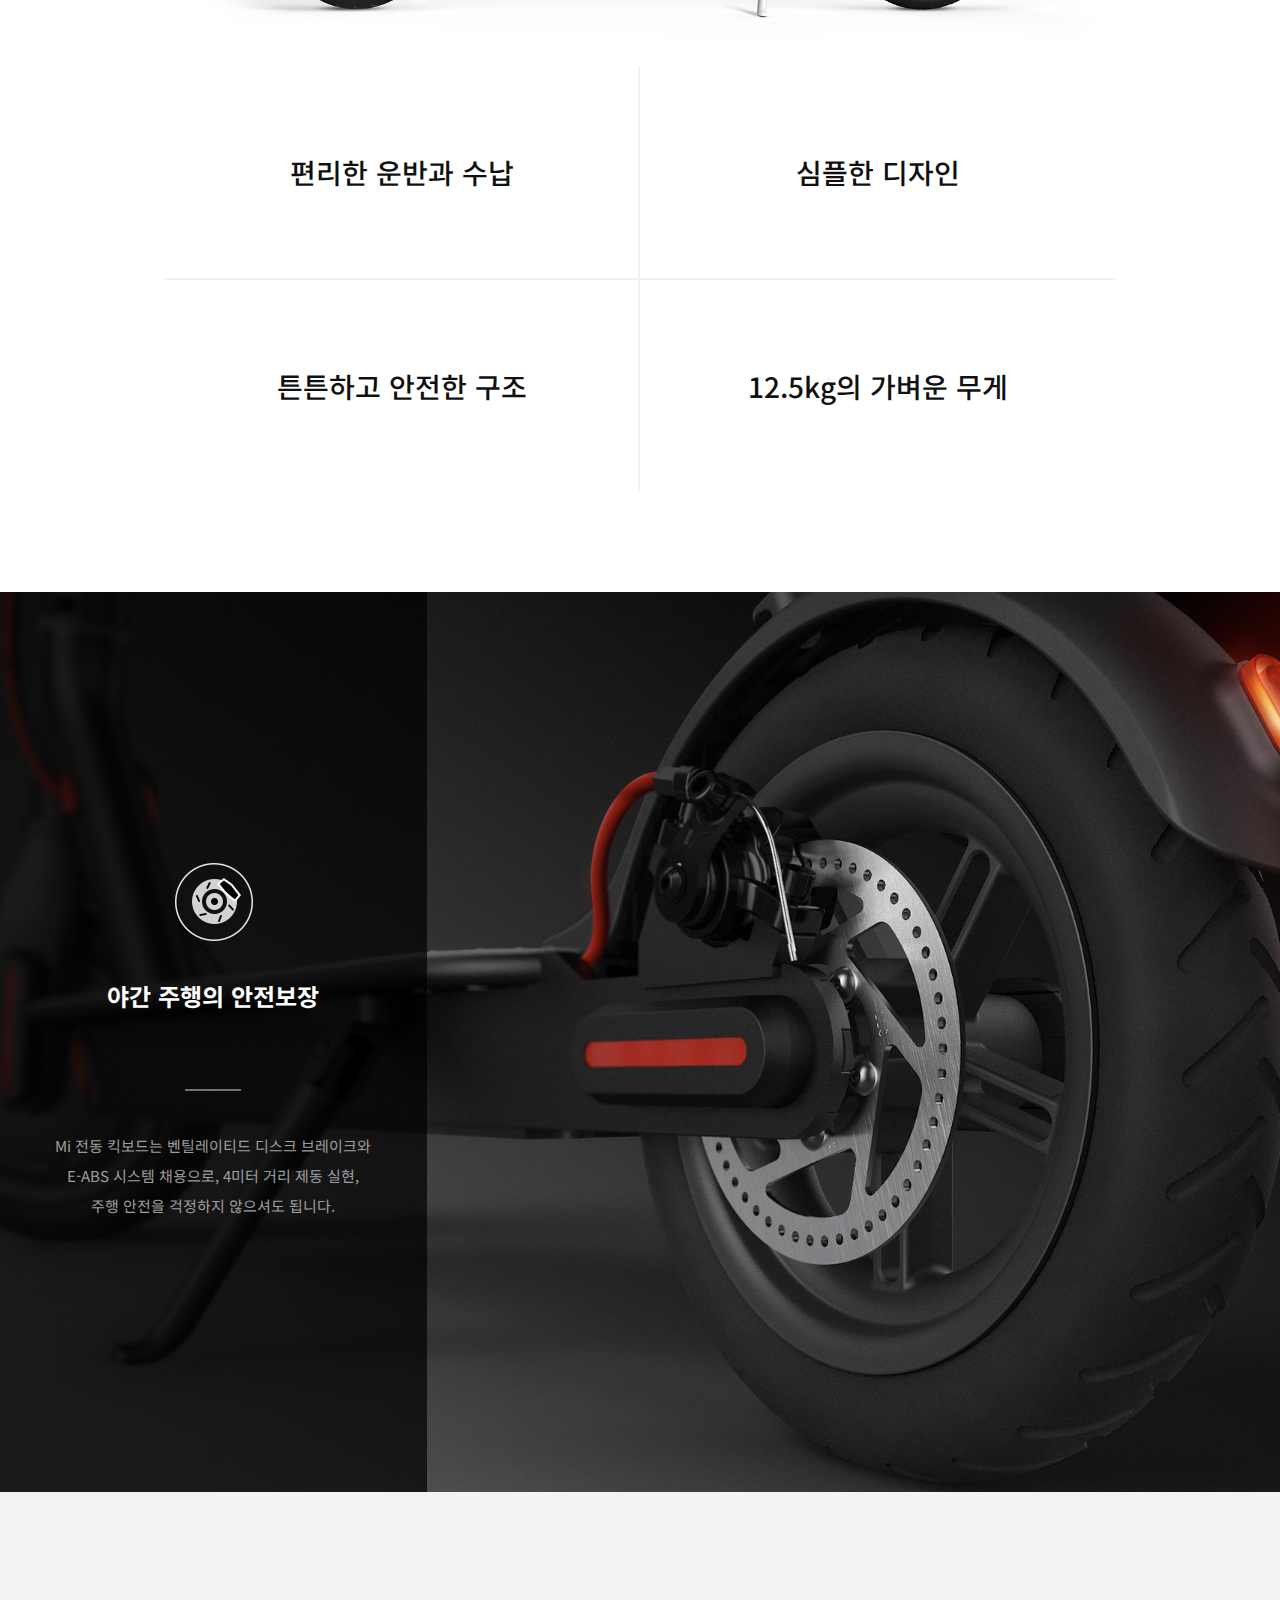
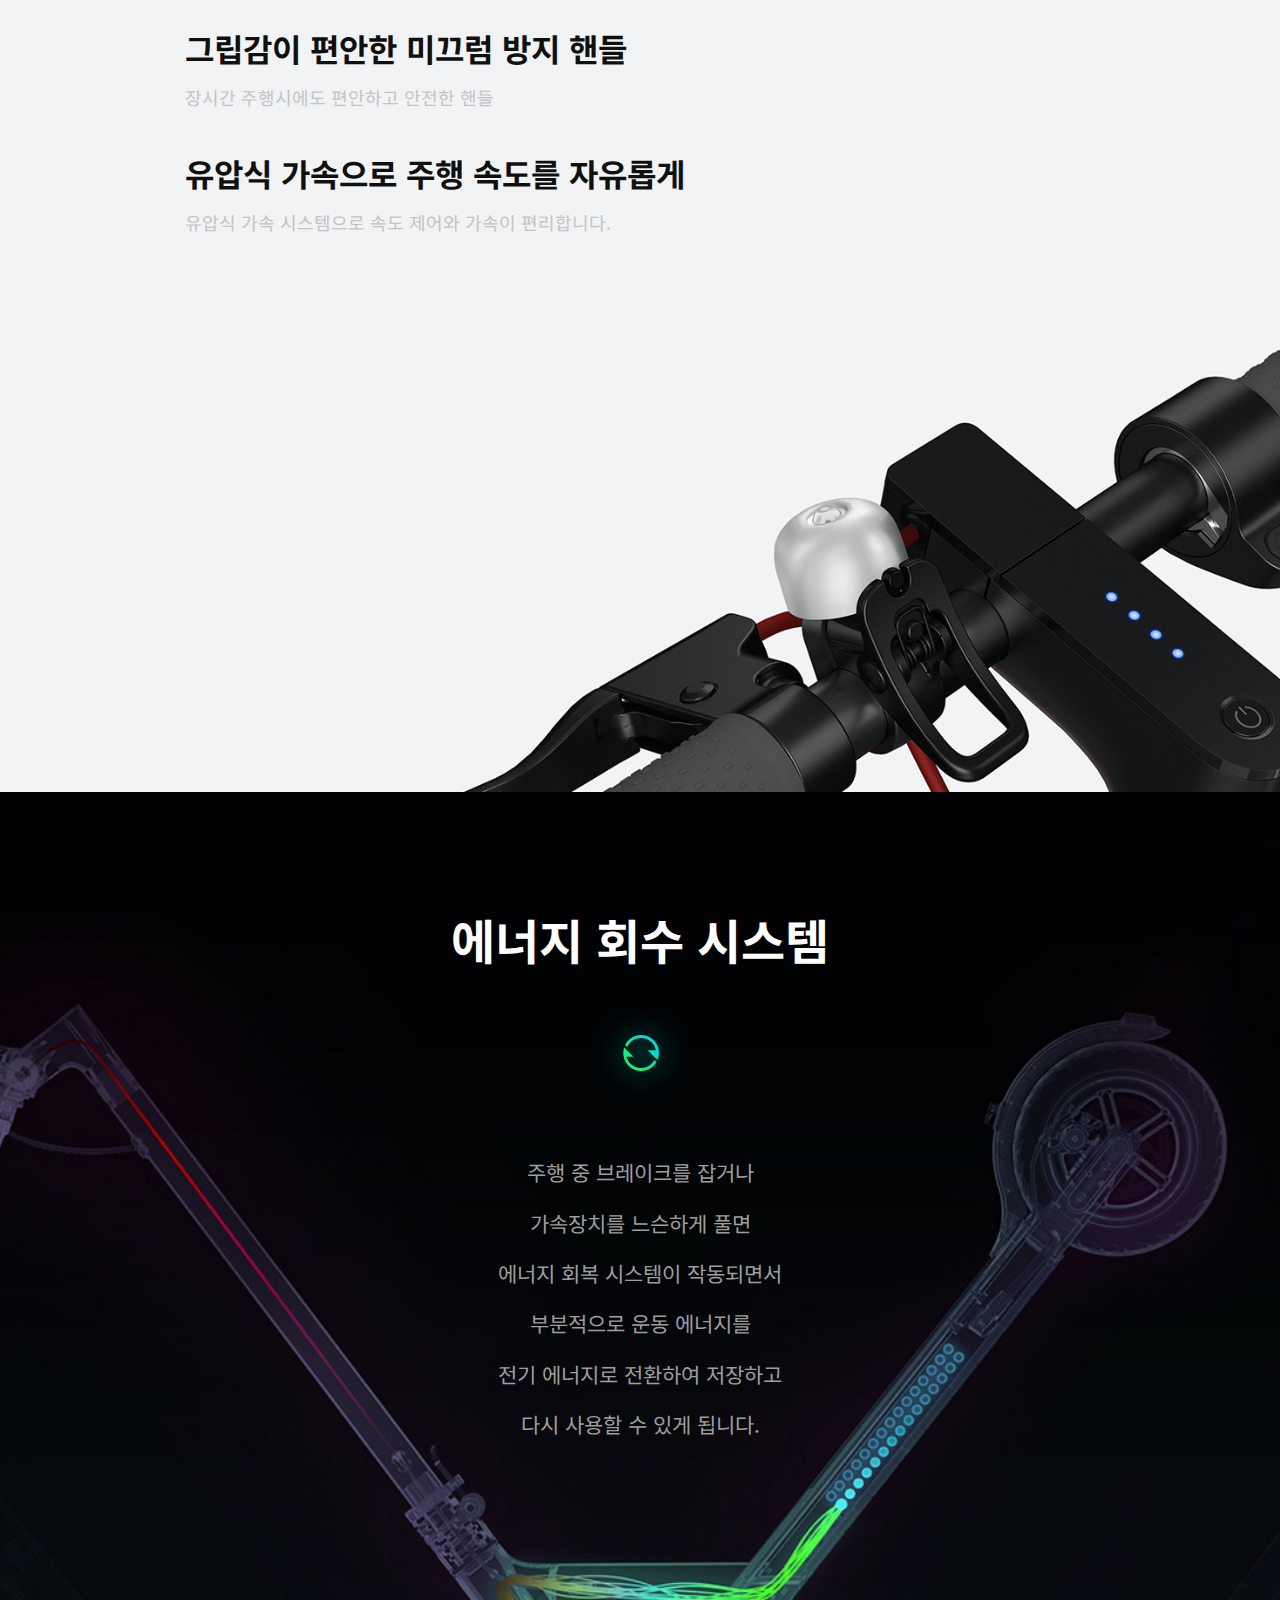
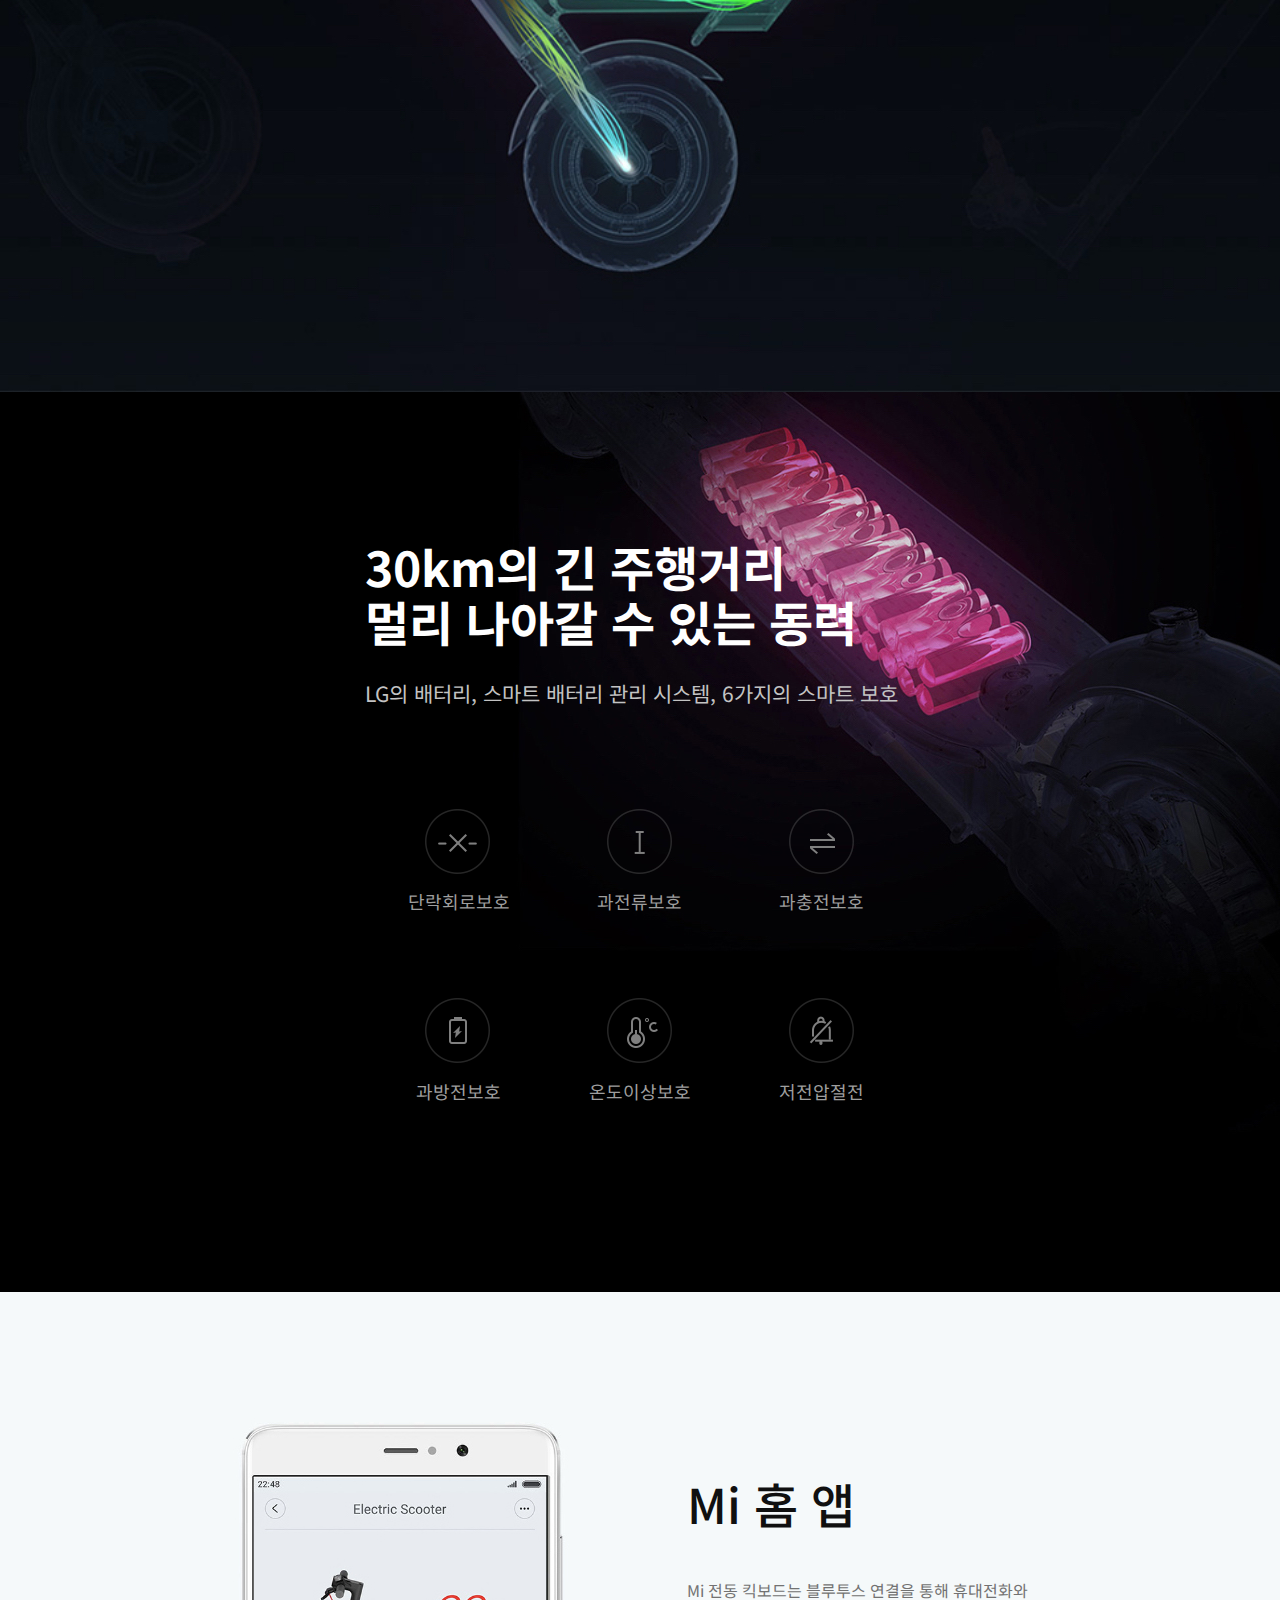
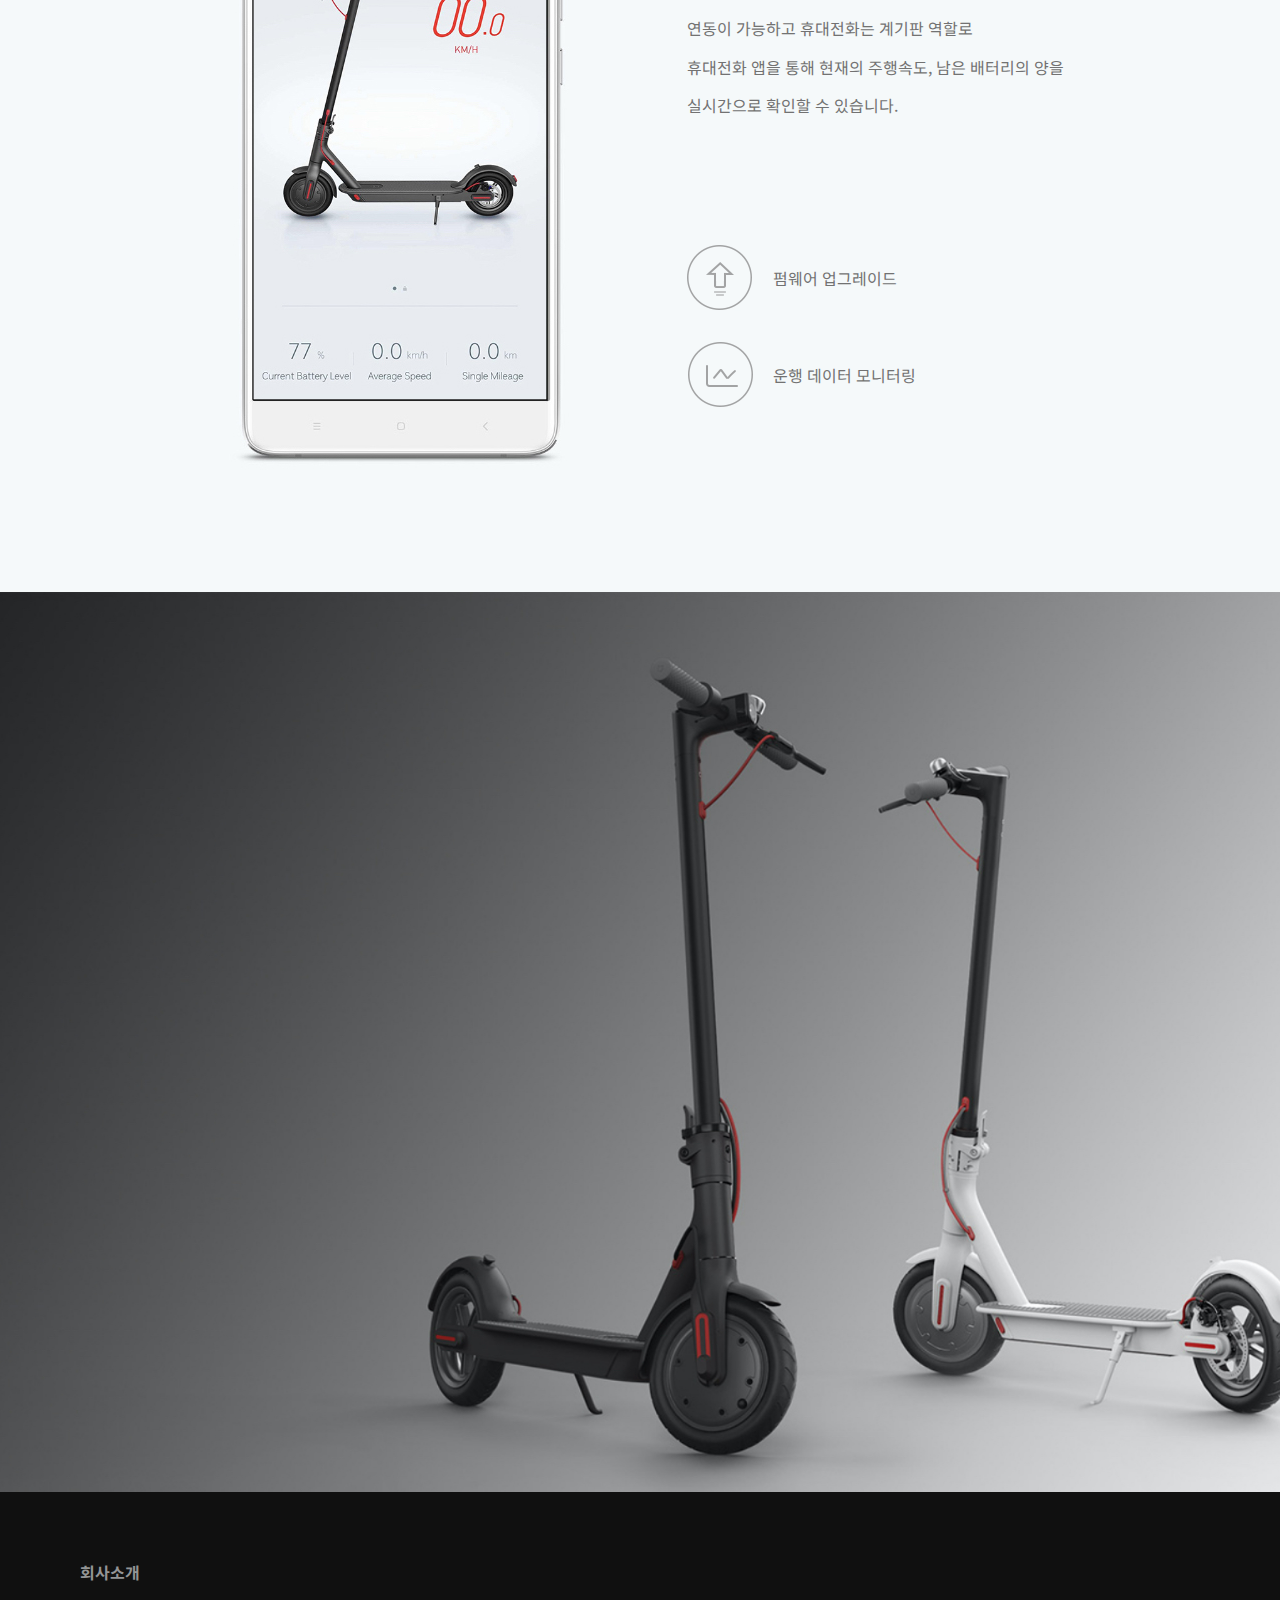
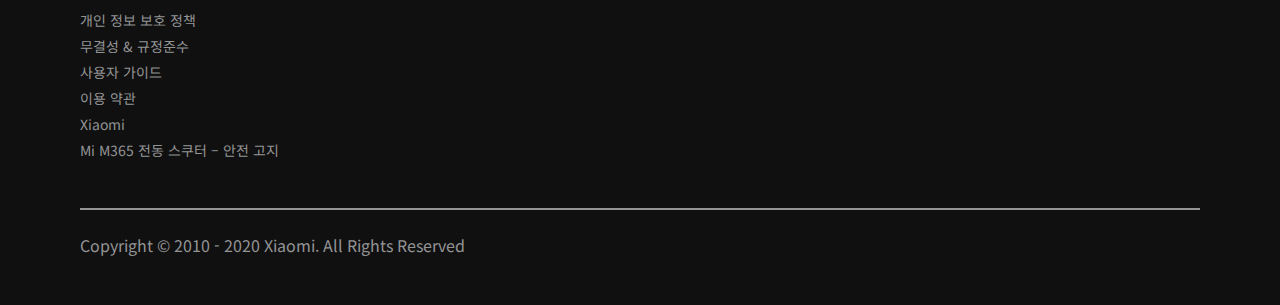
<file: pages/scooter.html>
<!DOCTYPE html>
<html lang='ko'>

<head>
  <meta charset="utf-8">
  <meta name="viewport" content="width=device-width, initial-scale=1.0">
  <meta http-equiv="X-UA-Compatible" content="IE=edge">
  <meta property="og:image" content="썸네일 이미지 경로" />
  <meta property="og:url" content="https://uiuxchanh.github.io/shoppingMall_Xiaomi" />
  <meta property="og:description" content="샤오미 쇼핑몰 리디자인입니다." />
  <meta property="og:title" content="Xiami Shop" />

  <title>Xiami Shop</title>

  <!-- font css -->
  <link href="https://fonts.googleapis.com/css2?family=Noto+Sans+KR:wght@400;500;700;900&display=swap" rel="stylesheet">
  <link href="https://fonts.googleapis.com/css2?family=Roboto:wght@900&display=swap" rel="stylesheet">

  <!-- style css -->
  <link rel="stylesheet" href="../css/normalize.css">
  <link rel="stylesheet" href="../css/scooter.min.css">

  <!-- favicon -->
  <link rel="apple-touch-icon" sizes="180x180" href="../favicon/apple-touch-icon.png">
  <link rel="icon" type="image/png" sizes="32x32" href="../favicon/favicon-32x32.png">
  <link rel="icon" type="image/png" sizes="16x16" href="../favicon/favicon-16x16.png">
  <link rel="manifest" href="../favicon/site.webmanifest">
  <link rel="mask-icon" href="../favicon/safari-pinned-tab.svg" color="#5bbad5">
  <meta name="msapplication-TileColor" content="#da532c">
  <meta name="theme-color" content="#ffffff">

  <!-- jQuery -->
  <script src="https://cdn.jsdelivr.net/npm/jquery@3.4.1/dist/jquery.min.js"></script>
  <script src="../js/jquery.vide.min.js"></script>
</head>

<body>

  <!-- header -->
  <header class="header">
    <nav class="navigation">
      <h1 class="logo">
        <a href="../index.html" class="logo__link">
          <img src="../images/Xiaomi_logo.png" alt="샤오미 로고" class="logo__img">
        </a>
      </h1>
      <div class="gnb">
        <ul class="category">
          <li class="category__item">
            <a href="phones.html" class="category__link">
              PHONES
            </a>
          </li>
          <li class="category__item">
            <a href="phones.html" class="category__link">
              Mi TV
            </a>
          </li>
          <li class="category__item">
            <a href="phones.html" class="category__link">
              Smart Devices
            </a>
          </li>
          <li class="category__item">
            <a href="phones.html" class="category__link">
              All Products
            </a>
          </li>
        </ul>
        <ul class="member">
          <li class="member__item">
            <a href="phones.html" class="member__link">
              Login
            </a>
          </li>
          <li class="member__item">
            <a href="phones.html" class="member__link">
              Join
            </a>
          </li>
          <li class="member__item tablet-hidden">
            <a href="phones.html" class="member__link">
              Service Center
            </a>
          </li>
        </ul>
      </div>
    </nav>

    <section class="order__wrap">
      <div class="order__thumb-box">
        <img src="../images/scooter/scooter--black.jpg" alt="Mi 스쿠터 블랙 색상" class="order__thumbnail">
      </div>
      <div class="order">
        <h2 class="order__title">
          Mi 전동킥보드
        </h2>
        <div class="order__color">
          <p>Color</p>
          <div class="order__color-box">
            <div class="order__color-picker order__color-white">
              white
            </div>
            <div class="order__color-picker order__color-black">
              black
            </div>
          </div>
        </div>
        <div class="order__button order__button-buy">
          Buy now
        </div>
        <div class="order__button order__button-cart">
          Add to cart
        </div>
      </div>
    </section>
  </header>

  <!-- contents -->
  <section class="content content01">
  </section>
  <section class="content content02">
    <div class="content__container content02__container">
      <div class="content02__txt-box">
        <h2 class="content__title content02__title">Mi 전동킥보드</h2>
        <h4 class="content__subtitle content02__subtitle">자유롭고 간편한 주행</h4>
        <span class="content02__horizental-rule"></span>
        <p class="content__text content02__text">
          1분 안에 배울 수 있는 손쉬운 조작<br>
          30km의 긴 운행 거리<br>
          이중 브레이크 시스템<br>
          편리한 접이식 디자인
        </p>
      </div>
    </div>
  </section>
  <section class="content content03">
    <div class="content__container content03__container">
      <h2 class="content__title content03__title">
        <span class="span--block">3초로 간단하게 접고 </span>
        <span class="span--block">펼 수 있는 편리함</span>
      </h2>
      <h4 class="content__subtitle content03__subtitle">
        혁신적인 접이식 설계
      </h4>
      <div class="content03__img-box">
        <img src="../images/scooter/scooter-03.jpg" alt="접이식 스쿠터" class="content03__image">
      </div>
      <ul class="content03__list">
        <li class="content03__item">편리한 운반과 수납</li>
        <li class="content03__item">심플한 디자인</li>
        <li class="content03__item">튼튼하고 안전한 구조</li>
        <li class="content03__item">12.5kg의 가벼운 무게</li>
      </ul>
    </div>
  </section>
  <section class="content content04">
      <div class="content04__box">
        <i class="content04__icon"></i>
        <h2 class="content04__title">
          야간 주행의 안전보장
        </h2>
        <p class="content04__text">
          Mi 전동 킥보드는 벤틸레이티드 디스크 브레이크와<br>
          E-ABS 시스템 채용으로, 4미터 거리 제동 실현,<br>
          주행 안전을 걱정하지 않으셔도 됩니다.
        </p>
      </div>
  </section>
  <section class="content content05">
    <div class="content__container content05__container">
      <div class="content05__txt-box">
        <h2 class="content__title content05__title">
          <span class="span--block">그립감이 편안한 </span>
          <span class="span--block">미끄럼 방지 핸들</span>
        </h2>
        <p class="content__subtitle content05__subtitle">
          장시간 주행시에도 편안하고 안전한 핸들
        </p>
        <h2 class="content__title content05__title">
          <span class="span--block">유압식 가속으로 </span>
          <span class="span--block">주행 속도를 자유롭게</span>
        </h2>
        <p class="content__subtitle content05__subtitle">
          <span class="span--block">유압식 가속 시스템으로 속도 제어와 </span>
          <span class="span--block">가속이 편리합니다.</span>
        </p>
      </div>
    </div>
  </section>
  <section class="content content06">
    <div class="content__container content06__container">
      <h2 class="content__title content06__title">
        에너지 회수 시스템
      </h2>
      <i class="content06__icon"></i>
      <p class="content__text content06__text">
        주행 중 브레이크를 잡거나<br>
        가속장치를 느슨하게 풀면<br>
        에너지 회복 시스템이 작동되면서<br>
        부분적으로 운동 에너지를<br>
        전기 에너지로 전환하여 저장하고<br>
        다시 사용할 수 있게 됩니다.
      </p>
    </div>
  </section>
  <section class="content content07">
    <div class="content__container content07__container">
      <h2 class="content__title content07__title">
        30km의 긴 주행거리<br>
        멀리 나아갈 수 있는 동력
      </h2>
      <h4 class="content__subtitle content07__subtitle">
        <span class="span--block">LG의 배터리, 스마트 배터리 관리 시스템, </span>
        <span class="span--block">6가지의 스마트 보호</span>
      </h4>
      <ul class="content__list content07__list">
        <li class="content__item content07__item">
          <i class="content07__item-icon"></i>
          <span>단락회로보호</span>
        </li>
        <li class="content__item content07__item">
          <i class="content07__item-icon"></i>
          <span>과전류보호</span>
        </li>
        <li class="content__item content07__item">
          <i class="content07__item-icon"></i>
          <span>과충전보호</span>
        </li>
        <li class="content__item content07__item">
          <i class="content07__item-icon"></i>
          <span>과방전보호</span>
        </li>
        <li class="content__item content07__item">
          <i class="content07__item-icon"></i>
          <span>온도이상보호</span>
        </li>
        <li class="content__item content07__item">
          <i class="content07__item-icon"></i>
          <span>저전압절전</span>
        </li>
      </ul>
    </div>
  </section>
  <section class="content content08">
    <div class="content__container content08__container">
      <div class="img-box">
        <img src="../images/scooter/scooter-08.jpg" alt="Mi 스쿠터 홈 앱" class="content08__image">
      </div>
      <div class="content08__txt-box">
        <h2 class="content__title content08__title">
          Mi 홈 앱
        </h2>
        <p class="content__text content08__text">
          Mi 전동 킥보드는 블루투스 연결을 통해 휴대전화와<br>
          연동이 가능하고 휴대전화는 계기판 역할로<br>
          휴대전화 앱을 통해 현재의 주행속도, 남은 배터리의 양을<br>
          실시간으로 확인할 수 있습니다.
        </p>
        <ul class="content08__list">
          <li class="content08__item">
            <i class="content08__item-icon"></i>
            <span class="content08__item-text">펌웨어 업그레이드</span>
          </li>
          <li class="content08__item">
            <i class="content08__item-icon"></i>
            <span class="content08__item-text">운행 데이터 모니터링</span>
          </li>
        </ul>
      </div>
    </div>
  </section>
  <section class="content content09">
  </section>

  <!-- footer -->
  <footer class="footer">
    <div class="footer__wrap">
      <h4 class="footer__title">
        회사소개
      </h4>
      <ul class="footer__list">
        <li class="footer__item">
          개인 정보 보호 정책
        </li>
        <li class="footer__item">
          무결성 & 규정준수
        </li>
        <li class="footer__item">
          사용자 가이드
        </li>
        <li class="footer__item">
          이용 약관
        </li>
        <li class="footer__item">
          Xiaomi
        </li>
        <li class="footer__item">
          Mi M365 전동 스쿠터 – 안전 고지
        </li>
      </ul>
      <hr class="footer__rule">
      <p class="footer__copy">
        Copyright &copy; 2010 - 2020 Xiaomi. All Rights Reserved
      </p>
    </div>
  </footer>

</body>

</html>
</file>
<file: css/main.css>
body {
  font-family: 'Noto Sans KR', sans-serif;
  color: #101010;
}

h1,
h2,
p {
  margin: 0;
}

a {
  display: block;
  width: 100%;
  height: 100%;
  color: inherit;
  text-decoration: none;
  font-size: inherit;
}

ul {
  list-style: none;
  padding: 0;
  margin: 0;
}

@media (max-width: 1023px) {
  .tablet-hidden {
    display: none;
  }
}

@media (max-width: 767px) {
  .mobile-hidden {
    display: none;
  }
}

.table {
  overflow: hidden;
}

.table__cell {
  float: left;
  -webkit-box-sizing: border-box;
          box-sizing: border-box;
  width: 25%;
  border-top: solid 1px #101010;
  border-right: solid 1px #101010;
}

.table__cell--x2 {
  width: 50%;
  list-style: none;
}

.table__cell--x3 {
  width: 75%;
}

@media (max-width: 767px) {
  .table__cell {
    width: 100%;
    border: 0;
    border-bottom: solid 1px #101010;
  }
}

.table__img-box {
  text-align: center;
}

.table__image {
  height: calc(25vw - 80px);
  min-height: 173px;
}

.table__text {
  font-size: 1.125em;
  font-weight: bold;
  height: 100px;
  display: -webkit-box;
  display: -ms-flexbox;
  display: flex;
  -webkit-box-align: center;
      -ms-flex-align: center;
          align-items: center;
  padding: 0 40px;
}

@media (max-width: 767px) {
  .table__text {
    font-size: 0.9375em;
  }
}

.navigation {
  width: 100%;
  height: 56px;
  position: fixed;
  z-index: 1;
  top: 0;
  left: 0;
}

.logo {
  width: 56px;
  height: 56px;
  float: left;
}

.logo__img {
  width: 100%;
  height: 100%;
}

.gnb {
  height: 100%;
  display: -webkit-box;
  display: -ms-flexbox;
  display: flex;
  -webkit-box-pack: justify;
      -ms-flex-pack: justify;
          justify-content: space-between;
  -webkit-box-align: center;
      -ms-flex-align: center;
          align-items: center;
  color: #fff;
  padding: 0 20px;
}

@media (max-width: 767px) {
  .gnb {
    display: none;
  }
}

.category__item {
  float: left;
  margin: 0 3vw;
}

.member {
  font-size: 0.875em;
  font-weight: 400;
}

.member__item {
  float: left;
  margin: 0 1.5vw;
}

.footer {
  background-color: #101010;
  color: #939495;
  padding: 50px 80px;
  -webkit-box-sizing: border-box;
          box-sizing: border-box;
}

.footer__title {
  font-weight: bold;
}

.footer__list {
  margin: 30px 0 50px;
}

.footer__item {
  font-size: 0.875em;
  margin-top: 10px;
}

.footer__rule {
  border: solid 1px #939495;
  margin-bottom: 26px;
}

.header {
  background-position: center;
  width: 100%;
  height: 100vh;
  position: relative;
}

@media (max-width: 767px) {
  .header {
    background: url(../images/main/header--mobile.jpg) no-repeat;
    background-size: cover;
  }
}

.recom {
  display: -webkit-box;
  display: -ms-flexbox;
  display: flex;
}

@media (max-width: 767px) {
  .recom {
    -ms-flex-wrap: wrap;
        flex-wrap: wrap;
  }
}

.recom__img-box {
  width: 50%;
}

@media (max-width: 767px) {
  .recom__img-box {
    width: 100%;
  }
}

.recom__image {
  width: 100%;
  height: 100%;
}

.recom__text-box {
  -webkit-box-sizing: border-box;
          box-sizing: border-box;
  width: 50%;
  padding: 50px 80px;
  display: -webkit-box;
  display: -ms-flexbox;
  display: flex;
  -webkit-box-orient: vertical;
  -webkit-box-direction: normal;
      -ms-flex-direction: column;
          flex-direction: column;
  -webkit-box-pack: end;
      -ms-flex-pack: end;
          justify-content: flex-end;
}

.recom__text-box--black {
  background-color: #101010;
  color: #fff;
}

@media (max-width: 1023px) {
  .recom__text-box {
    padding: 4.5vw 7.2vw;
  }
}

@media (max-width: 767px) {
  .recom__text-box {
    padding: 40px 15px;
    -webkit-box-pack: start;
        -ms-flex-pack: start;
            justify-content: flex-start;
    width: 100%;
  }
}

.recom__title {
  font: 900 5em "Roboto";
  line-height: 1;
}

@media (max-width: 1023px) {
  .recom__title {
    font-size: 7.2vw;
  }
}

@media (max-width: 767px) {
  .recom__title {
    font-size: 2.5em;
  }
}

.recom__text {
  font-size: 0.875em;
  padding: 70px 0 100px;
  line-height: 1.8;
}

@media (max-width: 1023px) {
  .recom__text {
    padding: 6vw 0 6vw;
  }
}

@media (max-width: 767px) {
  .recom__text {
    padding: 24px 0;
  }
}

.recom__button {
  font-weight: 900;
}

.recom--reverse {
  -webkit-box-orient: horizontal;
  -webkit-box-direction: reverse;
      -ms-flex-direction: row-reverse;
          flex-direction: row-reverse;
}

.goods__item:nth-child(3), .goods__item:nth-child(6) {
  border-right: 0;
}

.goods__item:nth-child(4), .goods__item:nth-child(5), .goods__item:nth-child(6) {
  border-bottom: solid 1px #101010;
}

.goods__image {
  padding-top: 10px;
}

.obj {
  width: 100%;
}

.obj__cover {
  height: 600px;
  background-image: url(../images/main/cover_scooter.jpg);
  background-position: top 0 right 40%;
  font: 900 5em "Roboto";
  line-height: 1;
  display: -webkit-box;
  display: -ms-flexbox;
  display: flex;
  -webkit-box-align: end;
      -ms-flex-align: end;
          align-items: flex-end;
  padding: 90px 80px;
  -webkit-box-sizing: border-box;
          box-sizing: border-box;
}

.obj__image {
  padding-top: 45px;
}

@media (max-width: 767px) {
  .obj {
    display: none;
  }
}
/*# sourceMappingURL=main.css.map */
</file>
<file: css/phones.min.css>
body{font-family:'Noto Sans KR', sans-serif}h1,h2,p{margin:0}a{display:block;width:100%;height:100%;color:inherit;text-decoration:none;font-size:inherit}ul{list-style:none;padding:0;margin:0}@media (max-width: 1023px) and (min-width: 768px){.tablet-hidden{display:none}}@media (max-width: 767px){.mobile-hidden{display:none}}.table{overflow:hidden}.table__cell{float:left;-webkit-box-sizing:border-box;box-sizing:border-box;width:25%;border-top:solid 1px #101010;border-right:solid 1px #101010}.table__cell--x2{width:50%;list-style:none}.table__cell--x3{width:75%}@media (max-width: 767px){.table__cell{width:100%;border:0;border-bottom:solid 1px #101010}}.table__img-box{text-align:center}.table__image{height:calc(25vw - 80px);min-height:173px}.table__text{font-size:1.125em;font-weight:bold;height:100px;display:-webkit-box;display:-ms-flexbox;display:flex;-webkit-box-align:center;-ms-flex-align:center;align-items:center;padding:0 40px}@media (max-width: 767px){.table__text{font-size:.9375em}}.navigation{width:100%;height:56px;position:fixed;top:0;left:0}.logo{width:56px;height:56px;float:left}.logo__img{width:100%;height:100%}.gnb{height:100%;display:-webkit-box;display:-ms-flexbox;display:flex;-webkit-box-pack:justify;-ms-flex-pack:justify;justify-content:space-between;-webkit-box-align:center;-ms-flex-align:center;align-items:center;color:#fff;padding:0 20px}@media (max-width: 767px){.gnb{display:none}}.category__item{float:left;margin:0 3vw}.member{font-size:.875em;font-weight:400}.member__item{float:left;margin:0 1.5vw}.footer{background-color:#101010;color:#939495;padding:50px 80px;-webkit-box-sizing:border-box;box-sizing:border-box}.footer__title{font-weight:bold}.footer__list{margin:30px 0 50px}.footer__item{font-size:.875em;margin-top:10px}.footer__rule{border:solid 1px #939495;margin-bottom:26px}.header{height:770px;background-image:url(../images/phones/header.jpg);background-position:50%}.goods__item:nth-child(3),.goods__item:nth-child(5),.goods__item:nth-child(8){border-right:0}
/*# sourceMappingURL=phones.min.css.map */
</file>
<file: css/scooter.min.css>
body{font-family:'Noto Sans KR', sans-serif;color:#101010}h1,h2,p{margin:0}a{display:block;width:100%;height:100%;color:inherit;text-decoration:none;font-size:inherit}ul{list-style:none;padding:0;margin:0}@media (max-width: 1023px){.tablet-hidden{display:none}}@media (max-width: 767px){.mobile-hidden{display:none}}.table{overflow:hidden}.table__cell{float:left;-webkit-box-sizing:border-box;box-sizing:border-box;width:25%;border-top:solid 1px #101010;border-right:solid 1px #101010}.table__cell--x2{width:50%;list-style:none}.table__cell--x3{width:75%}@media (max-width: 767px){.table__cell{width:100%;border:0;border-bottom:solid 1px #101010}}.table__img-box{text-align:center}.table__image{height:calc(25vw - 80px);min-height:173px}.table__text{font-size:1.125em;font-weight:bold;height:100px;display:-webkit-box;display:-ms-flexbox;display:flex;-webkit-box-align:center;-ms-flex-align:center;align-items:center;padding:0 40px}@media (max-width: 767px){.table__text{font-size:.9375em}}@media (max-width: 767px){.span--block{display:block}}.navigation{width:100%;height:56px;position:fixed;z-index:1;top:0;left:0}.logo{width:56px;height:56px;float:left}.logo__img{width:100%;height:100%}@media (max-width: 767px){.logo{width:40px;height:40px;padding:16px}}.gnb{height:100%;display:-webkit-box;display:-ms-flexbox;display:flex;-webkit-box-pack:justify;-ms-flex-pack:justify;justify-content:space-between;-webkit-box-align:center;-ms-flex-align:center;align-items:center;color:#fff;padding:0 20px}@media (max-width: 767px){.gnb{display:none}}.category__item{float:left;margin:0 3vw}.member{font-size:.875em;font-weight:400}.member__item{float:left;margin:0 1.5vw}.header{height:95vh;display:-webkit-box;display:-ms-flexbox;display:flex;-webkit-box-pack:center;-ms-flex-pack:center;justify-content:center;-webkit-box-align:center;-ms-flex-align:center;align-items:center}.gnb{color:#101010}.order{-webkit-box-flex:1;-ms-flex:1;flex:1;margin-left:120px;display:-webkit-box;display:-ms-flexbox;display:flex;-webkit-box-orient:vertical;-webkit-box-direction:normal;-ms-flex-direction:column;flex-direction:column;-webkit-box-pack:center;-ms-flex-pack:center;justify-content:center}@media (max-width: 1023px){.order{margin:0}}.order__wrap{width:950px;display:-webkit-box;display:-ms-flexbox;display:flex;-webkit-box-pack:justify;-ms-flex-pack:justify;justify-content:space-between;-webkit-box-align:center;-ms-flex-align:center;align-items:center}@media (max-width: 1023px){.order__wrap{-webkit-box-orient:vertical;-webkit-box-direction:normal;-ms-flex-direction:column;flex-direction:column;-webkit-box-pack:center;-ms-flex-pack:center;justify-content:center}}@media (max-width: 1023px){.order__thumb-box{width:58%}}.order__thumbnail{width:100%}.order__title{font-size:3.125em}@media (max-width: 1023px){.order__title{font-size:5vw;margin:64px 0}}@media (max-width: 767px){.order__title{font-size:2em}}.order__color{font-weight:bold;font-size:18px;height:56px;-ms-flex-wrap:wrap;flex-wrap:wrap;margin-top:72px;display:-webkit-box;display:-ms-flexbox;display:flex;-webkit-box-pack:justify;-ms-flex-pack:justify;justify-content:space-between;-webkit-box-align:center;-ms-flex-align:center;align-items:center}.order__color-box{text-indent:-9999px}.order__color-picker{border-radius:48%;width:30px;height:30px;float:left}.order__color-white{-webkit-box-sizing:border-box;box-sizing:border-box;border:solid 2px #727272;margin-right:16px}.order__color-black{background-color:#000}.order__color::after{content:"";display:block;width:100%;height:1px;background-color:#f2f2f2}@media (max-width: 1023px){.order__color{display:none}}.order__button{font:900 1.3125em "Roboto";height:72px;position:relative;display:-webkit-box;display:-ms-flexbox;display:flex;-webkit-box-pack:center;-ms-flex-pack:center;justify-content:center;-webkit-box-align:center;-ms-flex-align:center;align-items:center}@media (max-width: 1023px){.order__button{display:none}}@media (max-width: 767px){.order__button{height:64px;font-size:1.25em}}.order__button-buy{background-color:#101010;color:#fff;margin:40px 0 16px}@media (max-width: 1023px){.order__button-buy{display:-webkit-box;display:-ms-flexbox;display:flex;width:100%;position:fixed;left:0;bottom:0;margin:0;z-index:1}}.order__button-cart{border:solid 1px #727272;-webkit-box-sizing:border-box;box-sizing:border-box}.content{overflow:hidden;width:100%;background-position:center}.content__container{width:950px;margin:0 auto}@media (max-width: 1023px){.content__container{width:95vw}}@media (max-width: 767px){.content__container{width:89.333vw}}.content__title{font-size:3em}@media (max-width: 1023px){.content__title{font-size:4.8vw}}@media (max-width: 767px){.content__title{font-size:1.5em}}.content__subtitle{margin-top:32px;color:#c3c3c3;font-size:1.3125em;font-weight:400}@media (max-width: 1023px){.content__subtitle{font-size:2.1vw}}@media (max-width: 767px){.content__subtitle{margin-top:12px;font-size:.875em}}.footer{background-color:#101010;color:#939495;padding:50px 80px;-webkit-box-sizing:border-box;box-sizing:border-box}.footer__title{font-weight:bold}.footer__list{margin:30px 0 50px}.footer__item{font-size:.875em;margin-top:10px}.footer__rule{border:solid 1px #939495;margin-bottom:26px}.content01{background-image:url(../images/scooter/scooter-01.jpg);height:0;padding-top:29.7213%}@media (max-width: 1023px){.content01{background-repeat:no-repeat;background-size:170%;background-position:center}}@media (max-width: 767px){.content01{background-image:url(../images/scooter/scooter-01--mobile.jpg);background-size:contain;padding-top:74.151vw}}.content02{background-image:url(../images/scooter/scooter-02.jpg);color:#fff;overflow:hidden}@media (max-width: 767px){.content02{background-size:170vw}}.content02__container{height:1199.5px;position:relative}@media (max-width: 767px){.content02__container{height:106vw}}.content02__txt-box{width:400px;position:relative;top:50%;-webkit-transform:translateY(-50%);transform:translateY(-50%);left:45%}@media (max-width: 767px){.content02__txt-box{left:40%}}.content02__title{font-size:3.75em}@media (max-width: 1023px){.content02__title{font-size:6vw}}@media (max-width: 767px){.content02__title{font-size:1.625em}}.content02__subtitle{margin-top:1em}@media (max-width: 767px){.content02__subtitle{margin-top:8px}}.content02__subtitle::after{content:"";display:block;margin:70px 0 56px;background-color:#727272;width:100px;height:4px}@media (max-width: 767px){.content02__subtitle::after{margin:40px 0 16px;width:59px;height:2px}}.content02__text{font-size:1.5em;line-height:2.8}@media (max-width: 1023px){.content02__text{font-size:2.1vw}}@media (max-width: 767px){.content02__text{font-size:.875em;line-height:2}}.content03__container{display:-webkit-box;display:-ms-flexbox;display:flex;-webkit-box-orient:vertical;-webkit-box-direction:normal;-ms-flex-direction:column;flex-direction:column;-webkit-box-align:center;-ms-flex-align:center;align-items:center;margin:160px auto 100px;text-align:center}@media (max-width: 767px){.content03__container{margin:48px auto}}.content03__img-box{margin:100px 0 20px}@media (max-width: 767px){.content03__img-box{margin-top:40px}}@media (max-width: 767px){.content03__image{width:100%}}.content03__list{font-size:1.75em;font-weight:500;display:-webkit-box;display:-ms-flexbox;display:flex;-ms-flex-wrap:wrap;flex-wrap:wrap;width:100%}@media (max-width: 767px){.content03__list{font-size:.875em}}.content03__item{-webkit-box-sizing:border-box;box-sizing:border-box;text-align:center;padding:90px 0;width:50%}.content03__item:nth-child(1),.content03__item:nth-child(2){border-bottom:solid 2px #f2f2f2}.content03__item:nth-child(1),.content03__item:nth-child(3){border-right:solid 2px #f2f2f2}@media (max-width: 767px){.content03__item{padding:40px 0}}.content04{background-image:url(../images/scooter/scooter-04.jpg);height:100vh;display:-webkit-box;display:-ms-flexbox;display:flex;-webkit-box-pack:start;-ms-flex-pack:start;justify-content:flex-start}@media (max-width: 767px){.content04{background-size:cover;height:423px}}.content04__box{width:33.3333%;height:100vh;background-color:#000000b3;color:#fff;display:-webkit-box;display:-ms-flexbox;display:flex;-webkit-box-pack:center;-ms-flex-pack:center;justify-content:center;-webkit-box-align:center;-ms-flex-align:center;align-items:center;-webkit-box-orient:vertical;-webkit-box-direction:normal;-ms-flex-direction:column;flex-direction:column}@media (max-width: 1023px){.content04__box{width:50%}}@media (max-width: 767px){.content04__box{width:100%;height:auto}}.content04__icon{width:79px;height:79px;background:url(../images/scooter/scooter-icons.png) no-repeat top right;margin-bottom:40px}.content04__title{font-size:1.5em}.content04__title::after{content:"";display:block;width:56px;height:2px;background-color:#727272;margin:80px auto 40px}@media (max-width: 767px){.content04__title::after{margin-top:60px}}.content04__text{font-size:.9375em;text-align:center;color:#9e9e9e;line-height:2}@media (max-width: 767px){.content04__text{font-size:.875em}}.content05{background:#f2f3f4 url(../images/scooter/scooter-05.jpg) no-repeat;height:100vh;position:relative}@media (max-width: 767px){.content05{background-position:center bottom;background-size:140%;height:554px}}.content05__container{position:relative;top:90px;left:20px}@media (max-width: 767px){.content05__container{top:32px}}.content05__title{font-size:2em;padding-top:48px}@media (max-width: 767px){.content05__title{font-size:1.5em}}.content05__subtitle{font-size:1.125em;margin-top:20px}@media (max-width: 767px){.content05__subtitle{font-size:.875em;line-height:1.4;margin-top:10px}}.content06{background:#000 url(../images/scooter/scooter-06.jpg) no-repeat bottom center;color:#fff;text-align:center}@media (max-width: 767px){.content06{background-size:120vw}}.content06__container{display:-webkit-box;display:-ms-flexbox;display:flex;-webkit-box-pack:start;-ms-flex-pack:start;justify-content:flex-start;-webkit-box-align:center;-ms-flex-align:center;align-items:center;-webkit-box-orient:vertical;-webkit-box-direction:normal;-ms-flex-direction:column;flex-direction:column;height:1200px}@media (max-width: 767px){.content06__container{height:600px}}.content06__title{padding-top:120px}@media (max-width: 767px){.content06__title{padding-top:56px}}.content06__icon{width:100px;height:100px;background:url(../images/scooter/scooter-icons.png) no-repeat;background-position:0 -155px;margin:40px 0}@media (max-width: 767px){.content06__icon{margin:0;-webkit-transform:scale(0.7);transform:scale(0.7)}}.content06__text{text-align:center;font-size:1.3125em;color:#9e9e9e;line-height:2.4}@media (max-width: 767px){.content06__text{font-size:.875em}}.content07{background:#000 url(../images/scooter/scooter-07.jpg) no-repeat top right;color:#9e9e9e}@media (max-width: 767px){.content07{background-size:80%}}.content07__container{height:100vh;display:-webkit-box;display:-ms-flexbox;display:flex;-webkit-box-pack:center;-ms-flex-pack:center;justify-content:center;-webkit-box-align:center;-ms-flex-align:center;align-items:center;-webkit-box-orient:vertical;-webkit-box-direction:normal;-ms-flex-direction:column;flex-direction:column}@media (max-width: 767px){.content07__container{height:850px;text-align:center;-webkit-box-pack:start;-ms-flex-pack:start;justify-content:flex-start}}.content07__title{width:550px;color:#fff}@media (max-width: 767px){.content07__title{margin-top:150px}}.content07__subtitle{width:550px}@media (max-width: 767px){.content07__subtitle{margin-top:24px}}.content07__list{display:-webkit-box;display:-ms-flexbox;display:flex;-ms-flex-wrap:wrap;flex-wrap:wrap;margin-top:32px;font-size:1.125em}@media (max-width: 767px){.content07__list{margin-top:16px}}.content07__item{width:33.3333%;height:190px;display:-webkit-box;display:-ms-flexbox;display:flex;-webkit-box-pack:center;-ms-flex-pack:center;justify-content:center;-webkit-box-align:center;-ms-flex-align:center;align-items:center;-webkit-box-orient:vertical;-webkit-box-direction:normal;-ms-flex-direction:column;flex-direction:column}@media (max-width: 767px){.content07__item{width:50%;height:150px}}.content07__item-icon{width:67px;height:67px;background:url(../images/scooter/scooter-icons.png) no-repeat;margin-bottom:16px}.content07__item:nth-child(1) i{background-position:0 -261px}.content07__item:nth-child(2) i{background-position:-66px -261px}.content07__item:nth-child(3) i{background-position:-133px -261px}.content07__item:nth-child(4) i{background-position:0 -329px}.content07__item:nth-child(5) i{background-position:-66px -329px}.content07__item:nth-child(6) i{background-position:-133px -329px}.content08{background-color:#f5f9fa}.content08__container{height:100vh;display:-webkit-box;display:-ms-flexbox;display:flex;-ms-flex-pack:distribute;justify-content:space-around;-webkit-box-align:center;-ms-flex-align:center;align-items:center}@media (max-width: 767px){.content08__container{height:890px;-webkit-box-orient:vertical;-webkit-box-direction:normal;-ms-flex-direction:column;flex-direction:column;text-align:center;position:relative;padding-top:88px}}@media (max-width: 767px){.content08__image{width:80%}}.content08__title{font-weight:500}@media (max-width: 767px){.content08__title{position:absolute;top:44px;left:50%;-webkit-transform:translateX(-50%);transform:translateX(-50%)}}.content08__text{color:#727272;margin:40px 0 120px;line-height:2.4}@media (max-width: 767px){.content08__text{font-size:.875em;line-height:2;text-align:left;margin:20px 0 30px}}.content08__list{color:#727272}.content08__item{height:67px;display:-webkit-box;display:-ms-flexbox;display:flex;-webkit-box-align:center;-ms-flex-align:center;align-items:center;text-indent:20px}@media (max-width: 767px){.content08__item{-webkit-box-orient:vertical;-webkit-box-direction:normal;-ms-flex-direction:column;flex-direction:column;text-indent:0;width:50%;height:106px;float:left}}.content08__item-icon{width:66px;height:66px;background:url(../images/scooter/scooter-icons.png) no-repeat}.content08__item:first-child{margin-bottom:30px}.content08__item:nth-child(1) i{background-position:0 -84px}.content08__item:nth-child(2) i{background-position:-65px -84px}@media (max-width: 767px){.content08__item-text{padding-top:20px}}.content09{height:100vh;background-image:url(../images/scooter/scooter-09.jpg);background-size:cover}@media (max-width: 767px){.content09{height:82.133vw;background-image:url(../images/scooter/scooter-09--mobile.jpg)}}
/*# sourceMappingURL=scooter.min.css.map */
</file>
